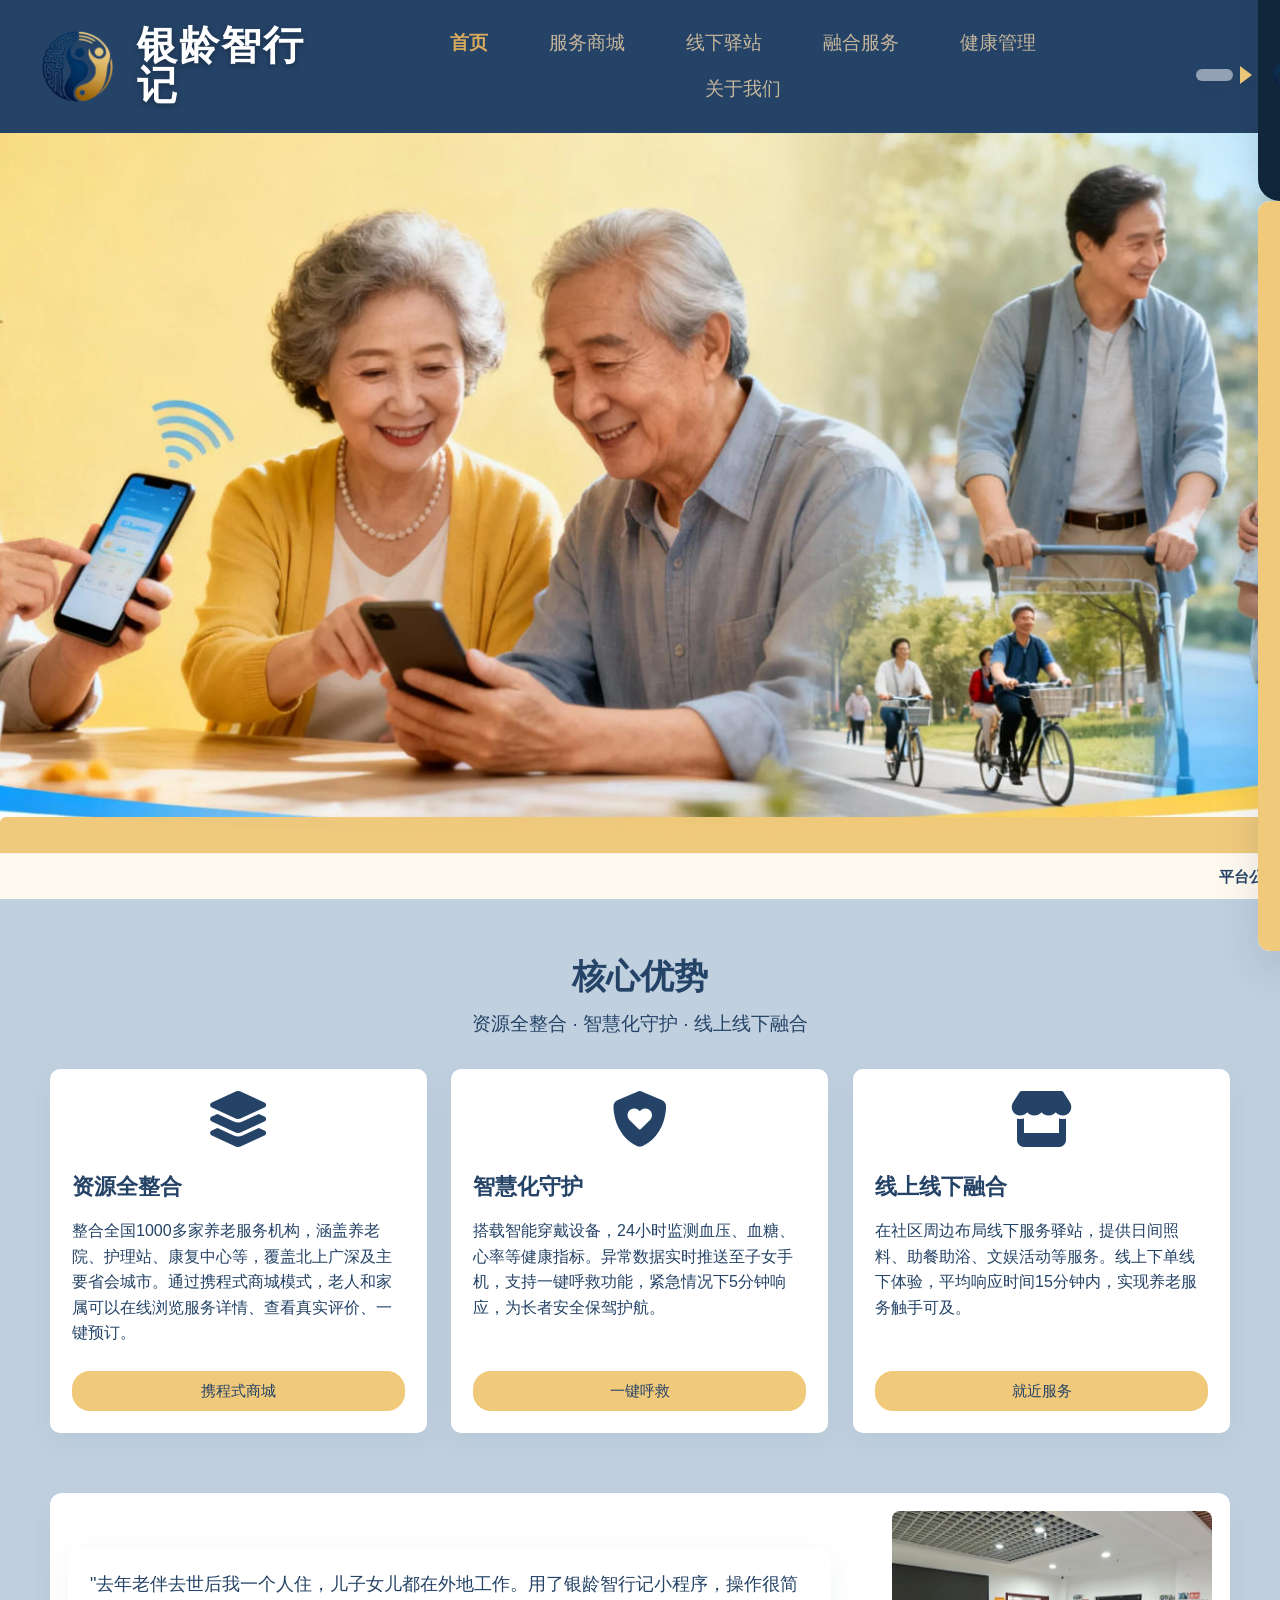
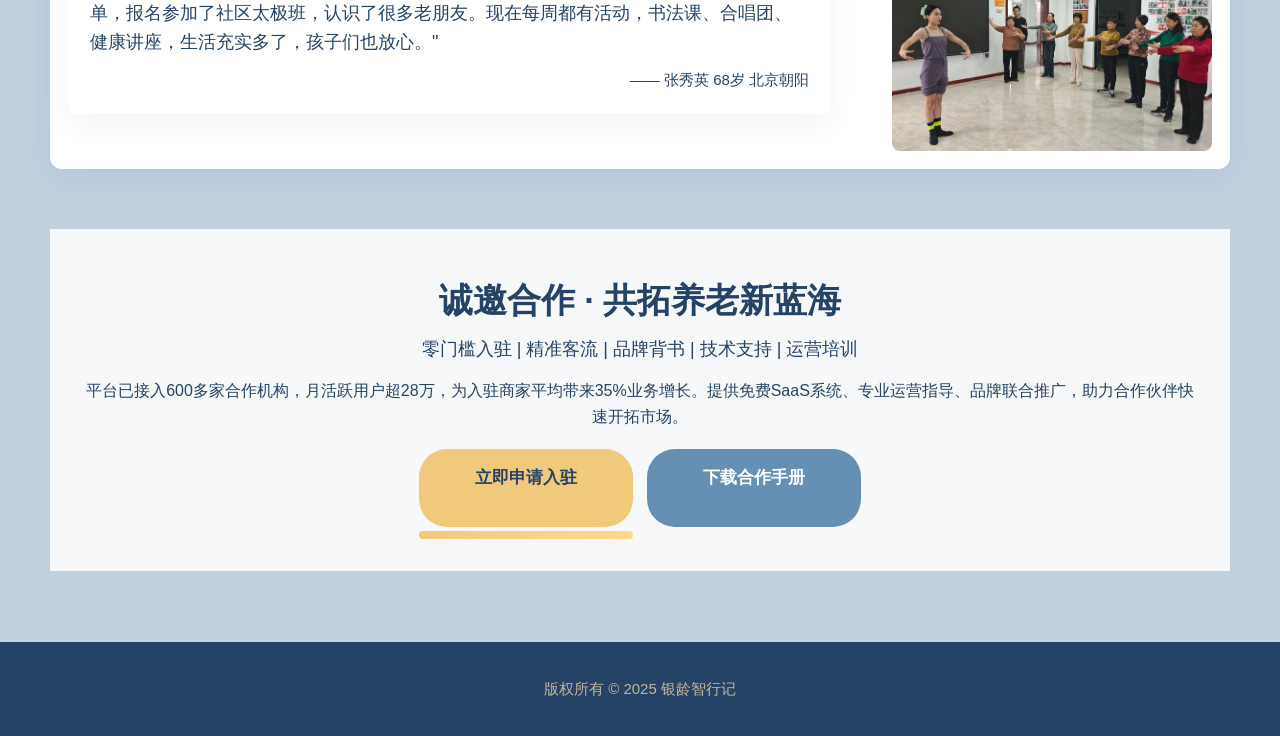
<file: index.html>
<!DOCTYPE html>
<html lang="zh-CN">
<head>
<meta charset="UTF-8">
<title>银龄智行记 - 首页</title>
<link rel="stylesheet" href="https://cdn.bootcdn.net/ajax/libs/font-awesome/6.5.1/css/all.min.css">
<link rel="stylesheet" href="./css/common.css">
<link rel="stylesheet" href="./css/index.css">
</head>
<body>
<div class="wrap">
  <div class="header">
    <div class="logo">
      <img src="./images/logo.png" alt="银龄智行记智慧养老服务平台官方标识图标">
      <div class="site-title">银龄智行记</div>
    </div>
    <div class="nav">
      <a class="on" href="index.html">首页</a>
      <a href="services.html">服务商城</a>
      <a href="stations.html">线下驿站</a>
      <a href="fusion.html">融合服务</a>
      <a href="health.html">健康管理</a>
      <a href="about.html">关于我们</a>
    </div>
  </div>

  <!-- 2. 主页全屏大图轮播（渐隐切换） -->
  <section class="quanping-lunbo banner--accent">
    <div class="lunbo-container">
      <div class="lunbo-item active" style="background-image: url('./images/home-banner.jpg');"></div>
      <div class="lunbo-item" style="background-image: url('./images/banner2.jpg');"></div>
      <div class="lunbo-item" style="background-image: url('./images/banner3.jpg');"></div>
    </div>
  </section>

  <!-- 主页顶部滚动通告：从右到左自动滚动，鼠标悬停可暂停 -->
  <div class="site-announcement" role="region" aria-label="网站通告">
    <div class="ann-wrap">
      <div class="ann-track">
        <span class="ann-item"><strong>平台公告：</strong>本周新增医养一体合作机构 36 家，覆盖更多社区服务点。</span>
        <span class="ann-item"><strong>合作招募：</strong>诚邀养老机构入驻，前 50 家可享免费 SaaS 支持与品牌推广。</span>
        <span class="ann-item"><strong>活动报名：</strong>线下驿站“长者文康周”活动报名中，周四截止，名额有限。</span>
        <span class="ann-item"><strong>用户福利：</strong>关注官方小程序，首次下单立享 8 折优惠及健康体检券。</span>
        <span class="ann-item"><strong>安全提示：</strong>请通过平台官方渠道预约服务，避免任何形式的线下预付定金风险。</span>
      </div>
    </div>
  </div>

  <div class="main">
    <div class="section-header">
      <h2>核心优势</h2>
      <p class="tips">资源全整合 · 智慧化守护 · 线上线下融合</p>
    </div>
    <div class="youshi">
      <div class="youshi-list">
        <div class="ys-item">
          <div class="icon"><i class="fa-solid fa-layer-group"></i></div>
          <h3>资源全整合</h3>
          <p>整合全国1000多家养老服务机构，涵盖养老院、护理站、康复中心等，覆盖北上广深及主要省会城市。通过携程式商城模式，老人和家属可以在线浏览服务详情、查看真实评价、一键预订。</p>
          <span class="tag" data-action="ctrip">携程式商城</span>
        </div>
        <div class="ys-item">
          <div class="icon"><i class="fa-solid fa-shield-heart"></i></div>
          <h3>智慧化守护</h3>
          <p>搭载智能穿戴设备，24小时监测血压、血糖、心率等健康指标。异常数据实时推送至子女手机，支持一键呼救功能，紧急情况下5分钟响应，为长者安全保驾护航。</p>
          <span class="tag" data-action="panic">一键呼救</span>
        </div>
        <div class="ys-item">
          <div class="icon"><i class="fa-solid fa-store"></i></div>
          <h3>线上线下融合</h3>
          <p>在社区周边布局线下服务驿站，提供日间照料、助餐助浴、文娱活动等服务。线上下单线下体验，平均响应时间15分钟内，实现养老服务触手可及。</p>
          <span class="tag" data-action="stations">就近服务</span>
        </div>
      </div>
    </div>

    <div class="pingjia">
        <div class="pj-wrap">
          <div class="pj-left">
            <div class="pj-box">
              <p>"去年老伴去世后我一个人住，儿子女儿都在外地工作。用了银龄智行记小程序，操作很简单，报名参加了社区太极班，认识了很多老朋友。现在每周都有活动，书法课、合唱团、健康讲座，生活充实多了，孩子们也放心。"</p>
              <div class="author">—— 张秀英 68岁 北京朝阳</div>
            </div>
          </div>
          <div class="pj-divider" aria-hidden="true"></div>
          <div class="pj-right">
            <img src="./images/home-user-photo.jpg" alt="银龄智行记用户张阿姨参加太极班活动现场照片">
          </div>
        </div>
    </div>

    <div class="hezuo">
      <h2>诚邀合作 · 共拓养老新蓝海</h2>
      <p class="desc">零门槛入驻 | 精准客流 | 品牌背书 | 技术支持 | 运营培训</p>
      <p class="intro">平台已接入600多家合作机构，月活跃用户超28万，为入驻商家平均带来35%业务增长。提供免费SaaS系统、专业运营指导、品牌联合推广，助力合作伙伴快速开拓市场。</p>
      <div class="btns">
        <a class="btn1" href="about.html">立即申请入驻</a>
        <a class="btn2" href="about.html">下载合作手册</a>
      </div>
    </div>
  </div>

  <div class="footer">
    版权所有 © 2025 银龄智行记
  </div>
</div>
<!-- 侧栏（覆盖式折叠） -->

<div id="site-sidebar" class="collapsed" aria-hidden="false">
  <div class="sidebar-collapsed" title="展开侧栏" aria-label="展开侧栏">
    <img class="sidebar-mini-logo" src="./images/logo.png" alt="logo">
  </div>
  <div class="sidebar-panel" role="complementary" aria-label="项目侧栏">
    <div class="panel-color" aria-hidden="true"></div>
    <div class="panel-content">
      <button class="sidebar-close" aria-label="关闭侧栏">✕</button>
      <div class="project-name">银龄智行记</div>
      <div class="slogan">让养老服务像订酒店一样简单</div>
      <div class="qr-row">
        <div class="flip-card" data-type="mini-program">
          <div class="flip-inner">
            <div class="flip-front">小程序</div>
            <div class="flip-back"><img src="./images/chengxv.png" alt="小程序二维码"></div>
          </div>
          <div class="qr-caption"></div>
        </div>
        <div class="flip-card" data-type="wechat">
          <div class="flip-inner">
            <div class="flip-front">公众号</div>
            <div class="flip-back"><img src="./images/erweima.jpg" alt="公众号二维码"></div>
          </div>
          <div class="qr-caption"></div>
        </div>
      </div>
      <div class="desc">银龄智行记是覆盖全国的智慧养老平台，整合线下驿站、在线预约与健康监测，为长者与家属提供一站式服务。</div>
    </div>
  </div>
</div>

<script src="./js/index.js"></script>
<script src="./js/quanping.js"></script>
<script src="./js/sidebar.js"></script>
<script src="./js/ui.js"></script>
</body>
</html>
</file>
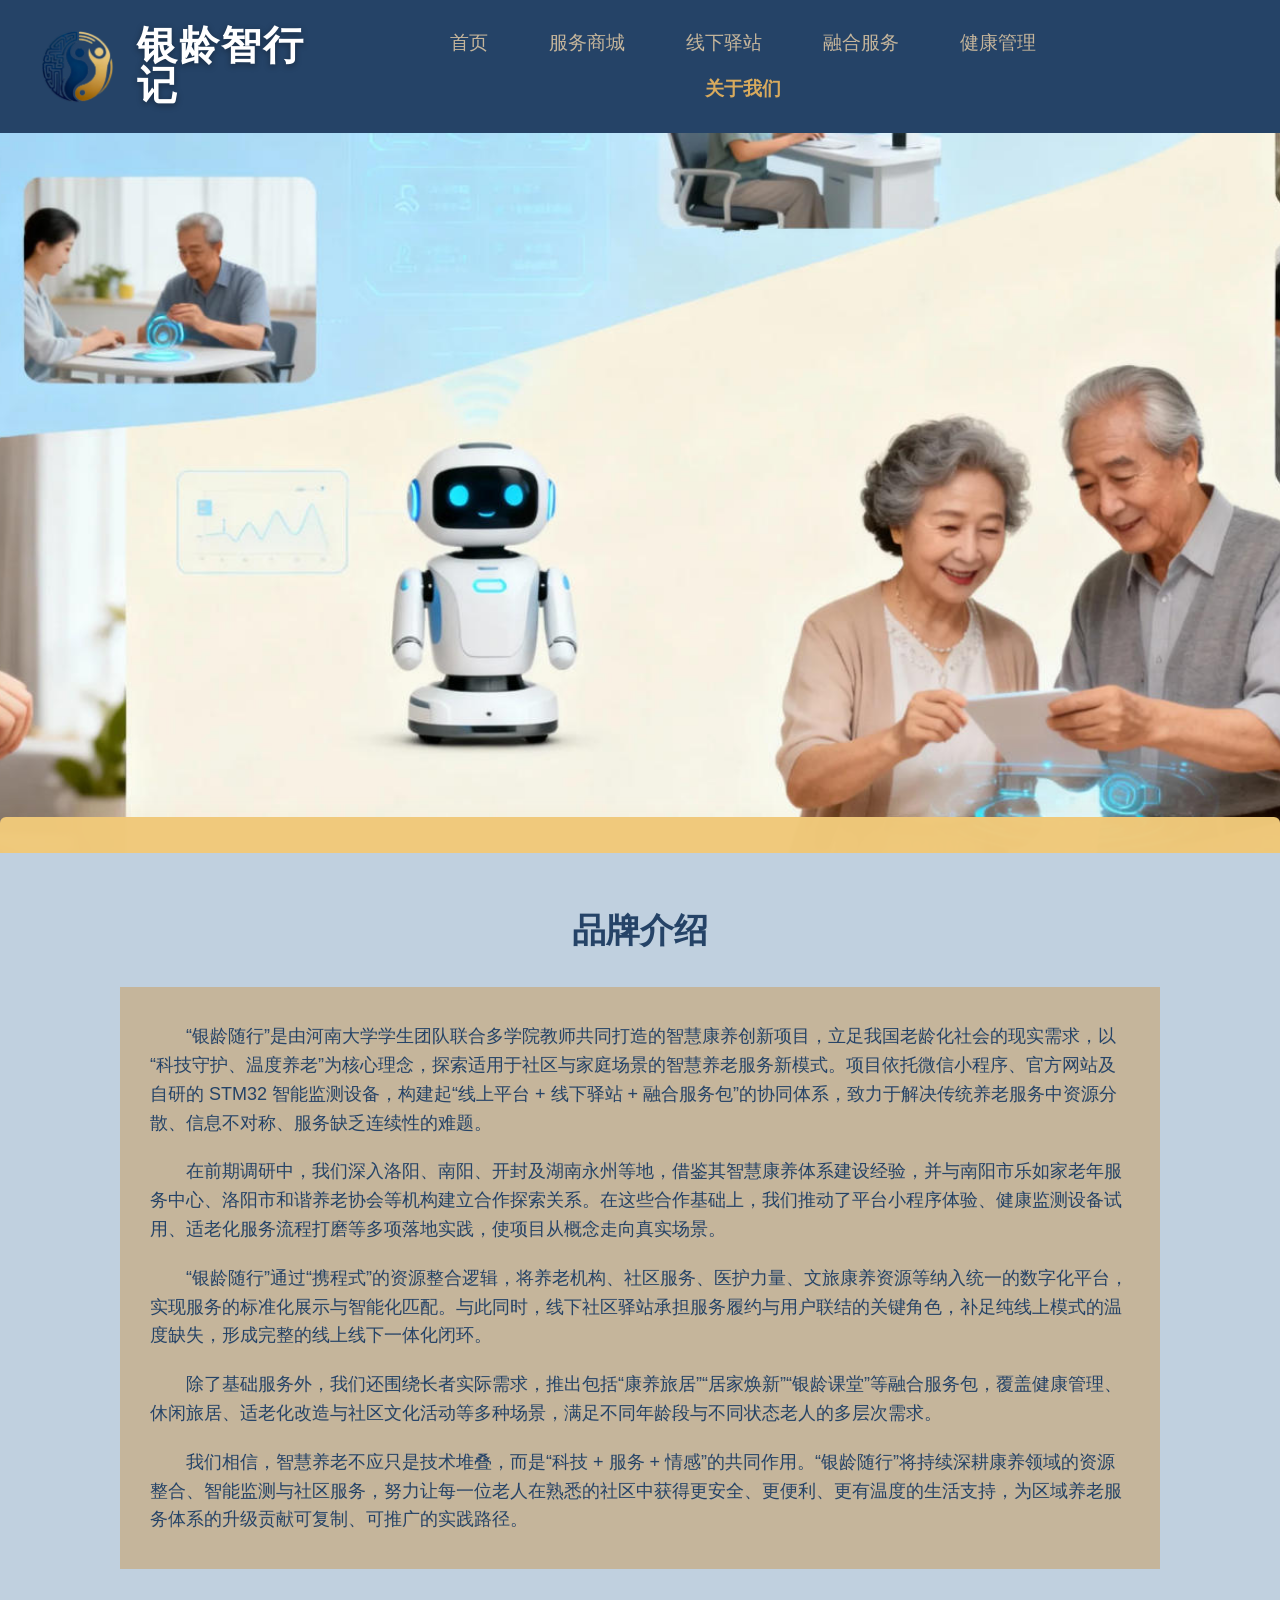
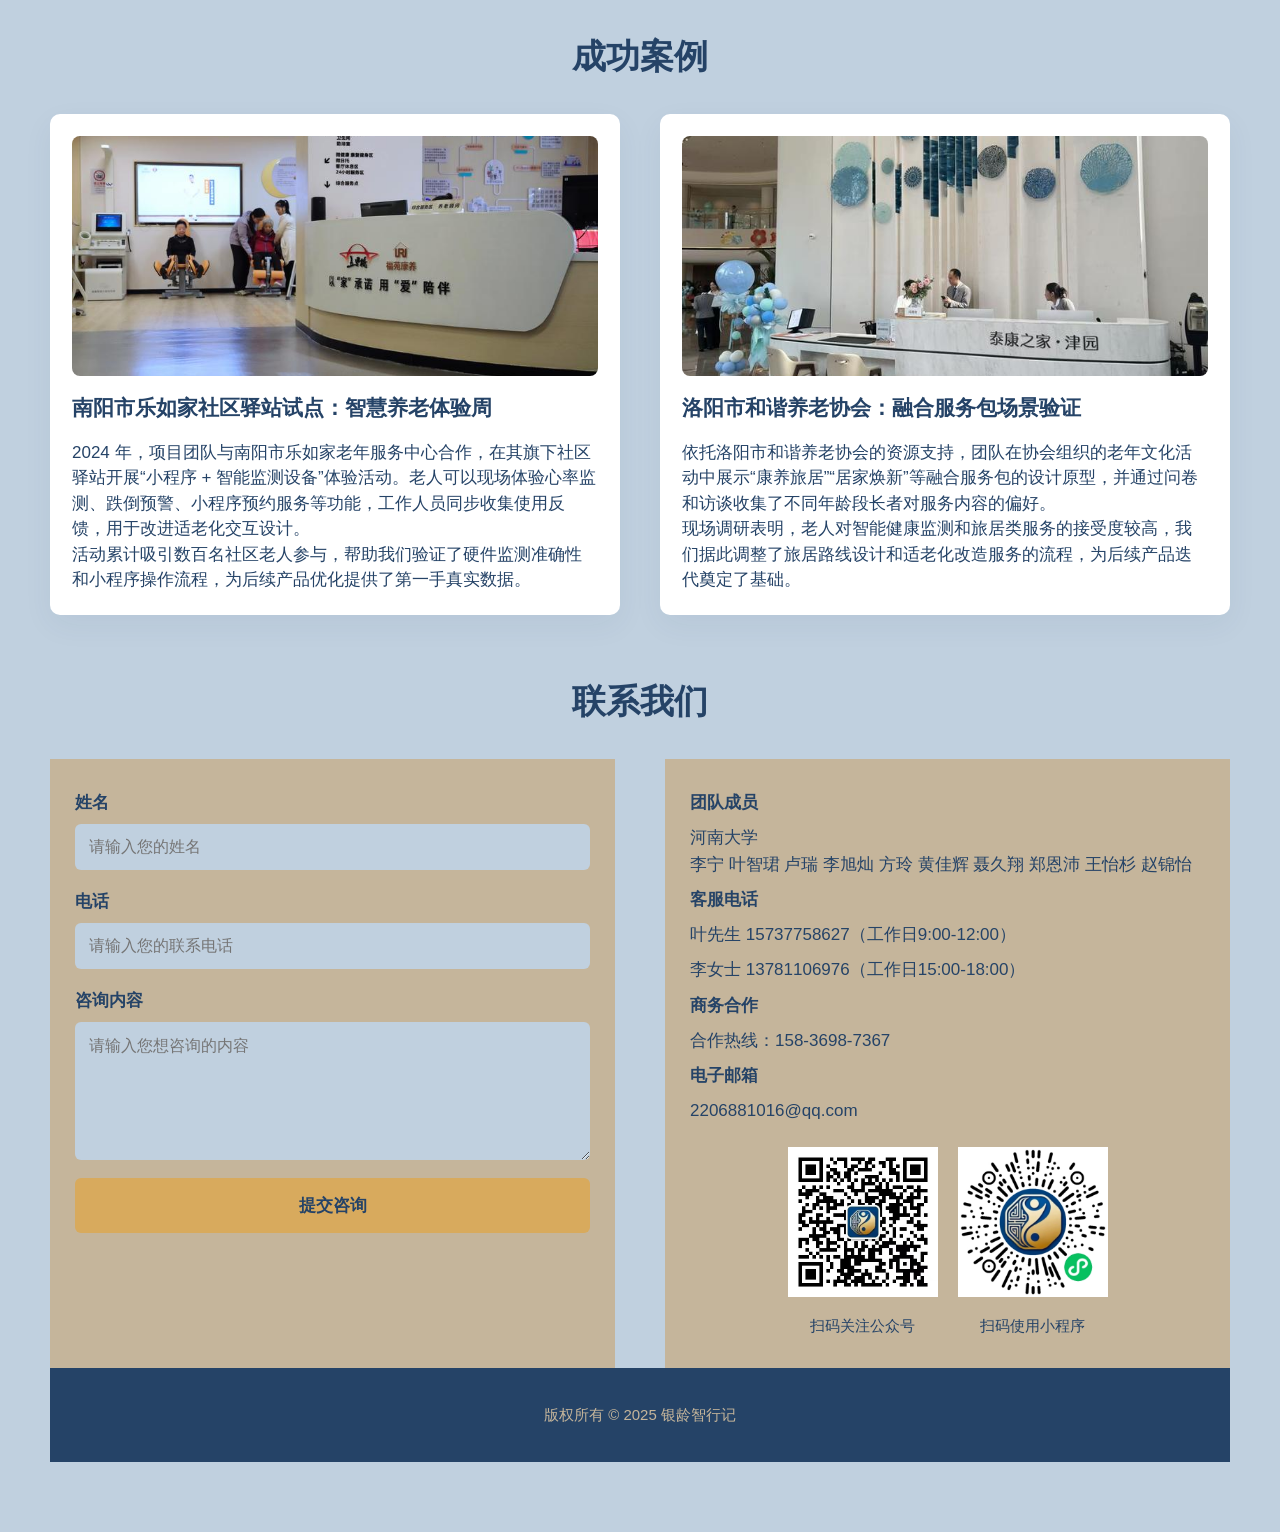
<file: about.html>
<!DOCTYPE html>
<html lang="zh-CN">
<head>
<meta charset="UTF-8">
<title>银龄智行记 - 关于我们</title>
<link rel="stylesheet" href="https://cdn.bootcdn.net/ajax/libs/font-awesome/6.5.1/css/all.min.css">
<link rel="stylesheet" href="./css/common.css">
<link rel="stylesheet" href="./css/about.css">
</head>
<body>
<div class="wrap">
  <div class="header">
    <div class="logo">
      <img src="./images/logo.png" alt="银龄智行记智慧养老服务平台官方标识图标">
      <div class="site-title">银龄智行记</div>
    </div>
    <div class="nav">
      <a href="index.html">首页</a>
      <a href="services.html">服务商城</a>
      <a href="stations.html">线下驿站</a>
      <a href="fusion.html">融合服务</a>
      <a href="health.html">健康管理</a>
      <a class="on" href="about.html">关于我们</a>
    </div>
  </div>

  <div class="banner banner--accent">
    <img src="./images/about-banner.jpg" alt="银龄智行记关于我们页面展示横幅大图">

  </div>

  <div class="main">
    <div class="jieshao">
      <h2>品牌介绍</h2>
      <div class="js-box">
        <p>“银龄随行”是由河南大学学生团队联合多学院教师共同打造的智慧康养创新项目，立足我国老龄化社会的现实需求，以“科技守护、温度养老”为核心理念，探索适用于社区与家庭场景的智慧养老服务新模式。项目依托微信小程序、官方网站及自研的 STM32 智能监测设备，构建起“线上平台 + 线下驿站 + 融合服务包”的协同体系，致力于解决传统养老服务中资源分散、信息不对称、服务缺乏连续性的难题。</p>
        <p>在前期调研中，我们深入洛阳、南阳、开封及湖南永州等地，借鉴其智慧康养体系建设经验，并与南阳市乐如家老年服务中心、洛阳市和谐养老协会等机构建立合作探索关系。在这些合作基础上，我们推动了平台小程序体验、健康监测设备试用、适老化服务流程打磨等多项落地实践，使项目从概念走向真实场景。</p>
        <p>“银龄随行”通过“携程式”的资源整合逻辑，将养老机构、社区服务、医护力量、文旅康养资源等纳入统一的数字化平台，实现服务的标准化展示与智能化匹配。与此同时，线下社区驿站承担服务履约与用户联结的关键角色，补足纯线上模式的温度缺失，形成完整的线上线下一体化闭环。</p>
     <p>除了基础服务外，我们还围绕长者实际需求，推出包括“康养旅居”“居家焕新”“银龄课堂”等融合服务包，覆盖健康管理、休闲旅居、适老化改造与社区文化活动等多种场景，满足不同年龄段与不同状态老人的多层次需求。</p>
    <p>我们相信，智慧养老不应只是技术堆叠，而是“科技 + 服务 + 情感”的共同作用。“银龄随行”将持续深耕康养领域的资源整合、智能监测与社区服务，努力让每一位老人在熟悉的社区中获得更安全、更便利、更有温度的生活支持，为区域养老服务体系的升级贡献可复制、可推广的实践路径。</p>
   </div>
    </div>

    <div class="anli2">
      <h2>成功案例</h2>
      <div class="anli-list">
        <div class="al-item">
          <img src="./images/about-case1.jpg" alt="南阳市乐如家社区驿站照片">
          <h3>南阳市乐如家社区驿站试点：智慧养老体验周</h3>
          <p>2024 年，项目团队与南阳市乐如家老年服务中心合作，在其旗下社区驿站开展“小程序 + 智能监测设备”体验活动。老人可以现场体验心率监测、跌倒预警、小程序预约服务等功能，工作人员同步收集使用反馈，用于改进适老化交互设计。</p>
          <p>活动累计吸引数百名社区老人参与，帮助我们验证了硬件监测准确性和小程序操作流程，为后续产品优化提供了第一手真实数据。</p>
        </div>
        <div class="al-item">
          <img src="./images/about-case2.jpg" alt="洛阳市和谐养老协会照片">
          <h3>洛阳市和谐养老协会：融合服务包场景验证</h3>
          <p>依托洛阳市和谐养老协会的资源支持，团队在协会组织的老年文化活动中展示“康养旅居”“居家焕新”等融合服务包的设计原型，并通过问卷和访谈收集了不同年龄段长者对服务内容的偏好。</p>
<p>现场调研表明，老人对智能健康监测和旅居类服务的接受度较高，我们据此调整了旅居路线设计和适老化改造服务的流程，为后续产品迭代奠定了基础。</p>
        </div>
      </div>
    </div>

    <div class="lianxi">
      <h2>联系我们</h2>
      <div class="lx-wrap">
        <div class="lx-left">
          <form class="form">
            <div class="input-group">
              <label>姓名</label>
              <input type="text" placeholder="请输入您的姓名">
            </div>
            <div class="input-group">
              <label>电话</label>
              <input type="text" placeholder="请输入您的联系电话">
            </div>
            <div class="input-group">
              <label>咨询内容</label>
              <textarea placeholder="请输入您想咨询的内容"></textarea>
            </div>
            <div class="submit">提交咨询</div>
          </form>
        </div>
        <div class="lx-right">
          <div class="info-item">
            <div class="label">团队成员</div>
            <div class="value">河南大学
              <div class="value">李宁&nbsp;叶智珺&nbsp;卢瑞&nbsp;李旭灿&nbsp;方玲&nbsp;黄佳辉&nbsp;聂久翔&nbsp;郑恩沛&nbsp;王怡杉&nbsp;赵锦怡</div>
          </div>
          <div class="info-item">
            <div class="label">客服电话</div>
            <div class="value">叶先生 15737758627（工作日9:00-12:00）</div>
            <div class="value">李女士 13781106976（工作日15:00-18:00）</div>
          </div>
          <div class="info-item">
            <div class="label">商务合作</div>
            <div class="value">合作热线：158-3698-7367</div>
          </div>
          <div class="info-item">
            <div class="label">电子邮箱</div>
            <div class="value">2206881016@qq.com</div>
          </div>
          <div class="qr-row">
            <div class="qr">
              <img src="./images/erweima.jpg" alt="银龄智行记官方公众号二维码扫码关注">
              <p>扫码关注公众号</p>
            </div>
            <div class="qr">
              <img src="./images/chengxv.png" alt="银龄智行记小程序二维码扫码使用小程序">
              <p>扫码使用小程序</p>
            </div>
          </div>
        </div>
      </div>
    </div>
  </div>

  <div class="footer">
    版权所有 © 2025 银龄智行记
  </div>
</div>
<script src="./js/ui.js"></script>
</body>
</html>
</file>
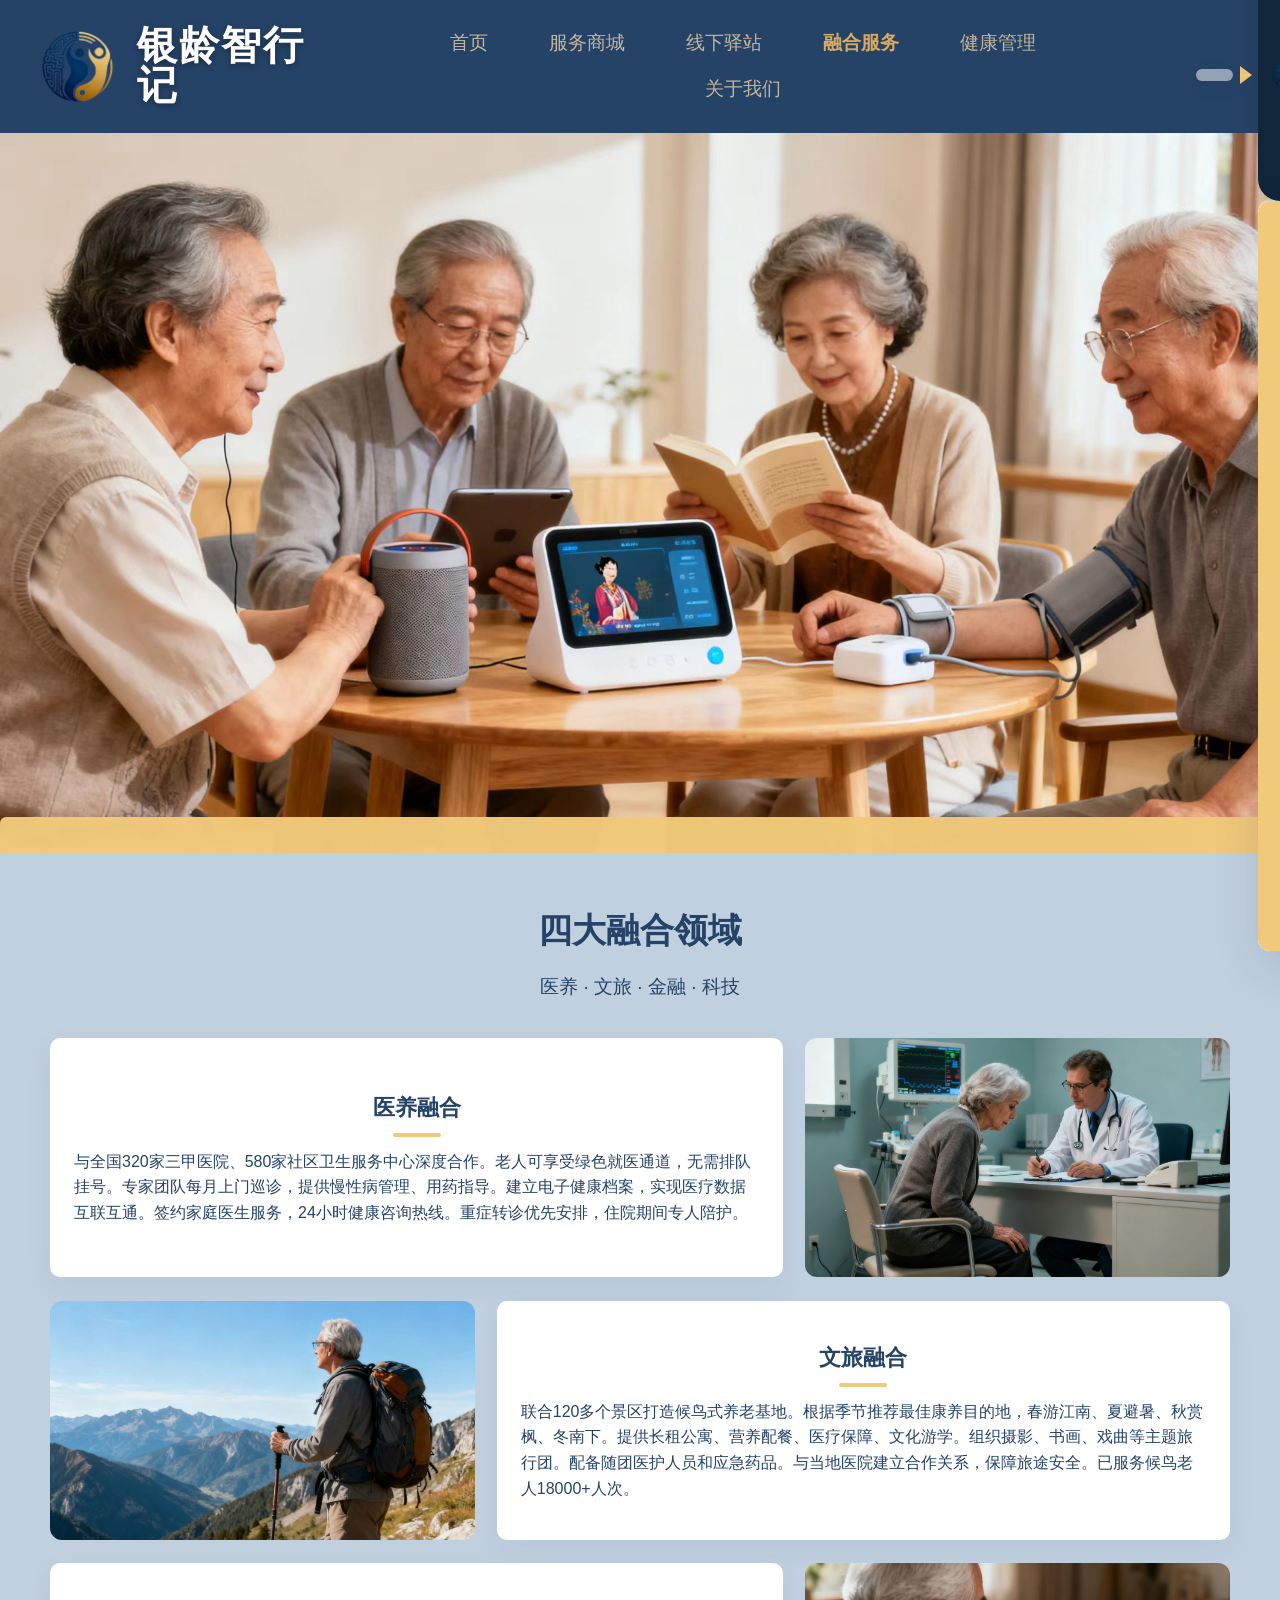
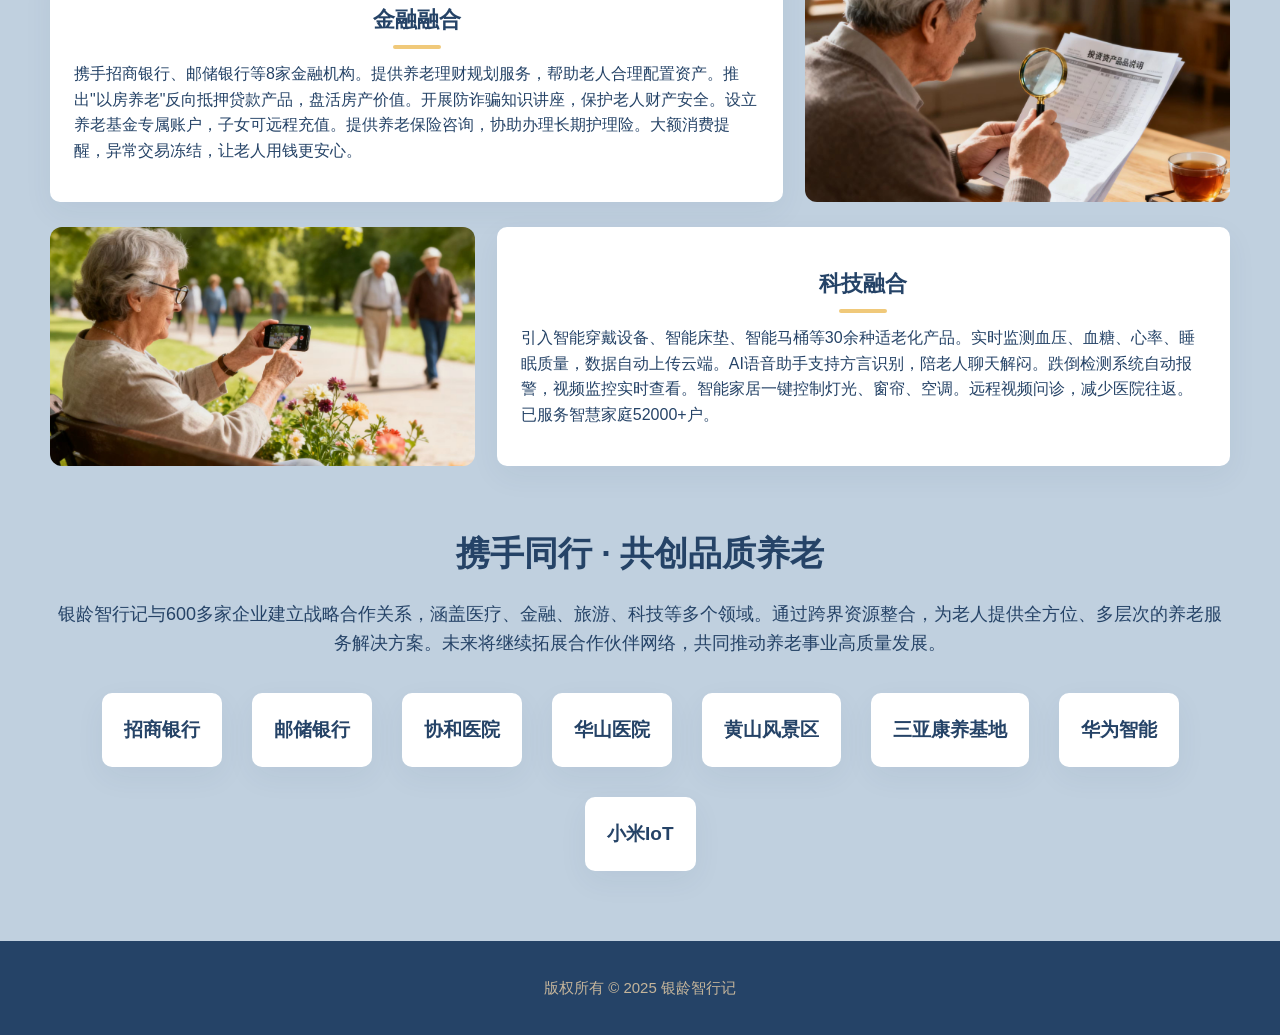
<file: fusion.html>
<!DOCTYPE html>
<html lang="zh-CN">
<head>
<meta charset="UTF-8">
<title>银龄智行记 - 融合服务</title>
<link rel="stylesheet" href="https://cdn.bootcdn.net/ajax/libs/font-awesome/6.5.1/css/all.min.css">
<link rel="stylesheet" href="./css/common.css">
<link rel="stylesheet" href="./css/fusion.css">
</head>
<body>
<div class="wrap">
  <div class="header">
    <div class="logo">
      <img src="./images/logo.png" alt="银龄智行记智慧养老服务平台官方标识图标">
      <div class="site-title">银龄智行记</div>
    </div>
    <div class="nav">
      <a href="index.html">首页</a>
      <a href="services.html">服务商城</a>
      <a href="stations.html">线下驿站</a>
      <a class="on" href="fusion.html">融合服务</a>
      <a href="health.html">健康管理</a>
      <a href="about.html">关于我们</a>
    </div>
  </div>

  <div class="banner banner--accent">
    <img src="./images/fusion-banner.jpg" alt="银龄智行记融合服务页面展示横幅大图">

  </div>

  <div class="main">
    <div class="ronghe">
      <h2>四大融合领域</h2>
      <p class="tips">医养 · 文旅 · 金融 · 科技</p>
      <div class="rh-list">
        <div class="rh-row reveal-card interactive-card">
          <div class="rh-text">
            <h3>医养融合</h3>
            <p>与全国320家三甲医院、580家社区卫生服务中心深度合作。老人可享受绿色就医通道，无需排队挂号。专家团队每月上门巡诊，提供慢性病管理、用药指导。建立电子健康档案，实现医疗数据互联互通。签约家庭医生服务，24小时健康咨询热线。重症转诊优先安排，住院期间专人陪护。</p>
          </div>
          <div class="rh-figure">
            <img src="./images/ronghe1.png" alt="医养融合图示">
          </div>
        </div>

        <div class="rh-row reveal-card interactive-card">
          <div class="rh-text">
            <h3>文旅融合</h3>
            <p>联合120多个景区打造候鸟式养老基地。根据季节推荐最佳康养目的地，春游江南、夏避暑、秋赏枫、冬南下。提供长租公寓、营养配餐、医疗保障、文化游学。组织摄影、书画、戏曲等主题旅行团。配备随团医护人员和应急药品。与当地医院建立合作关系，保障旅途安全。已服务候鸟老人18000+人次。</p>
          </div>
          <div class="rh-figure">
            <img src="./images/ronghe2.jpg" alt="文旅融合图示">
          </div>
        </div>

        <div class="rh-row reveal-card interactive-card">
          <div class="rh-text">
            <h3>金融融合</h3>
            <p>携手招商银行、邮储银行等8家金融机构。提供养老理财规划服务，帮助老人合理配置资产。推出"以房养老"反向抵押贷款产品，盘活房产价值。开展防诈骗知识讲座，保护老人财产安全。设立养老基金专属账户，子女可远程充值。提供养老保险咨询，协助办理长期护理险。大额消费提醒，异常交易冻结，让老人用钱更安心。</p>
          </div>
          <div class="rh-figure">
            <img src="./images/ronghe3.jpg" alt="金融融合图示">
          </div>
        </div>

        <div class="rh-row reveal-card interactive-card">
          <div class="rh-text">
            <h3>科技融合</h3>
            <p>引入智能穿戴设备、智能床垫、智能马桶等30余种适老化产品。实时监测血压、血糖、心率、睡眠质量，数据自动上传云端。AI语音助手支持方言识别，陪老人聊天解闷。跌倒检测系统自动报警，视频监控实时查看。智能家居一键控制灯光、窗帘、空调。远程视频问诊，减少医院往返。已服务智慧家庭52000+户。</p>
          </div>
          <div class="rh-figure">
            <img src="./images/ronghe4.jpg" alt="科技融合图示">
          </div>
        </div>
      </div>
    </div>

    <div class="huoban">
      <h2>携手同行 · 共创品质养老</h2>
      <p class="jieshao">银龄智行记与600多家企业建立战略合作关系，涵盖医疗、金融、旅游、科技等多个领域。通过跨界资源整合，为老人提供全方位、多层次的养老服务解决方案。未来将继续拓展合作伙伴网络，共同推动养老事业高质量发展。</p>
      <div class="hb-list">
        <a class="hb-item" href="https://www.cmbchina.com" target="_blank" rel="noopener noreferrer">招商银行</a>
        <a class="hb-item" href="https://www.psbc.com" target="_blank" rel="noopener noreferrer">邮储银行</a>
        <a class="hb-item" href="https://www.pumch.cn" target="_blank" rel="noopener noreferrer">协和医院</a>
        <a class="hb-item" href="https://www.huashan.org.cn" target="_blank" rel="noopener noreferrer">华山医院</a>
        <a class="hb-item" href="https://www.huangshan.com.cn" target="_blank" rel="noopener noreferrer">黄山风景区</a>
        <a class="hb-item" href="https://www.visitsanya.com" target="_blank" rel="noopener noreferrer">三亚康养基地</a>
        <a class="hb-item" href="https://www.huawei.com" target="_blank" rel="noopener noreferrer">华为智能</a>
        <a class="hb-item" href="https://iot.mi.com" target="_blank" rel="noopener noreferrer">小米IoT</a>
      </div>
    </div>
  </div>

  <div class="footer">
    版权所有 © 2025 银龄智行记
  </div>
</div>
<!-- 侧栏（覆盖式折叠） -->

<div id="site-sidebar" class="collapsed" aria-hidden="false">
  <div class="sidebar-collapsed" title="展开侧栏" aria-label="展开侧栏">
    <img class="sidebar-mini-logo" src="./images/logo.png" alt="logo">
  </div>
  <div class="sidebar-panel" role="complementary" aria-label="项目侧栏">
    <div class="panel-color" aria-hidden="true"></div>
    <div class="panel-content">
      <button class="sidebar-close" aria-label="关闭侧栏">✕</button>
      <div class="project-name">银龄智行记</div>
      <div class="slogan">让养老服务像订酒店一样简单</div>
      <div class="qr-row">
        <div class="flip-card" data-type="mini-program">
          <div class="flip-inner">
            <div class="flip-front">小程序</div>
            <div class="flip-back"><img src="./images/chengxv.png" alt="小程序二维码"></div>
          </div>
          <div class="qr-caption"></div>
        </div>
        <div class="flip-card" data-type="wechat">
          <div class="flip-inner">
            <div class="flip-front">公众号</div>
            <div class="flip-back"><img src="./images/erweima.jpg" alt="公众号二维码"></div>
          </div>
          <div class="qr-caption"></div>
        </div>
      </div>
      <div class="desc">银龄智行记是覆盖全国的智慧养老平台，整合线下驿站、在线预约与健康监测，为长者与家属提供一站式服务。</div>
    </div>
  </div>
</div>

<script src="./js/ui.js"></script>
<script src="./js/sidebar.js"></script>
</body>
</html>
</file>
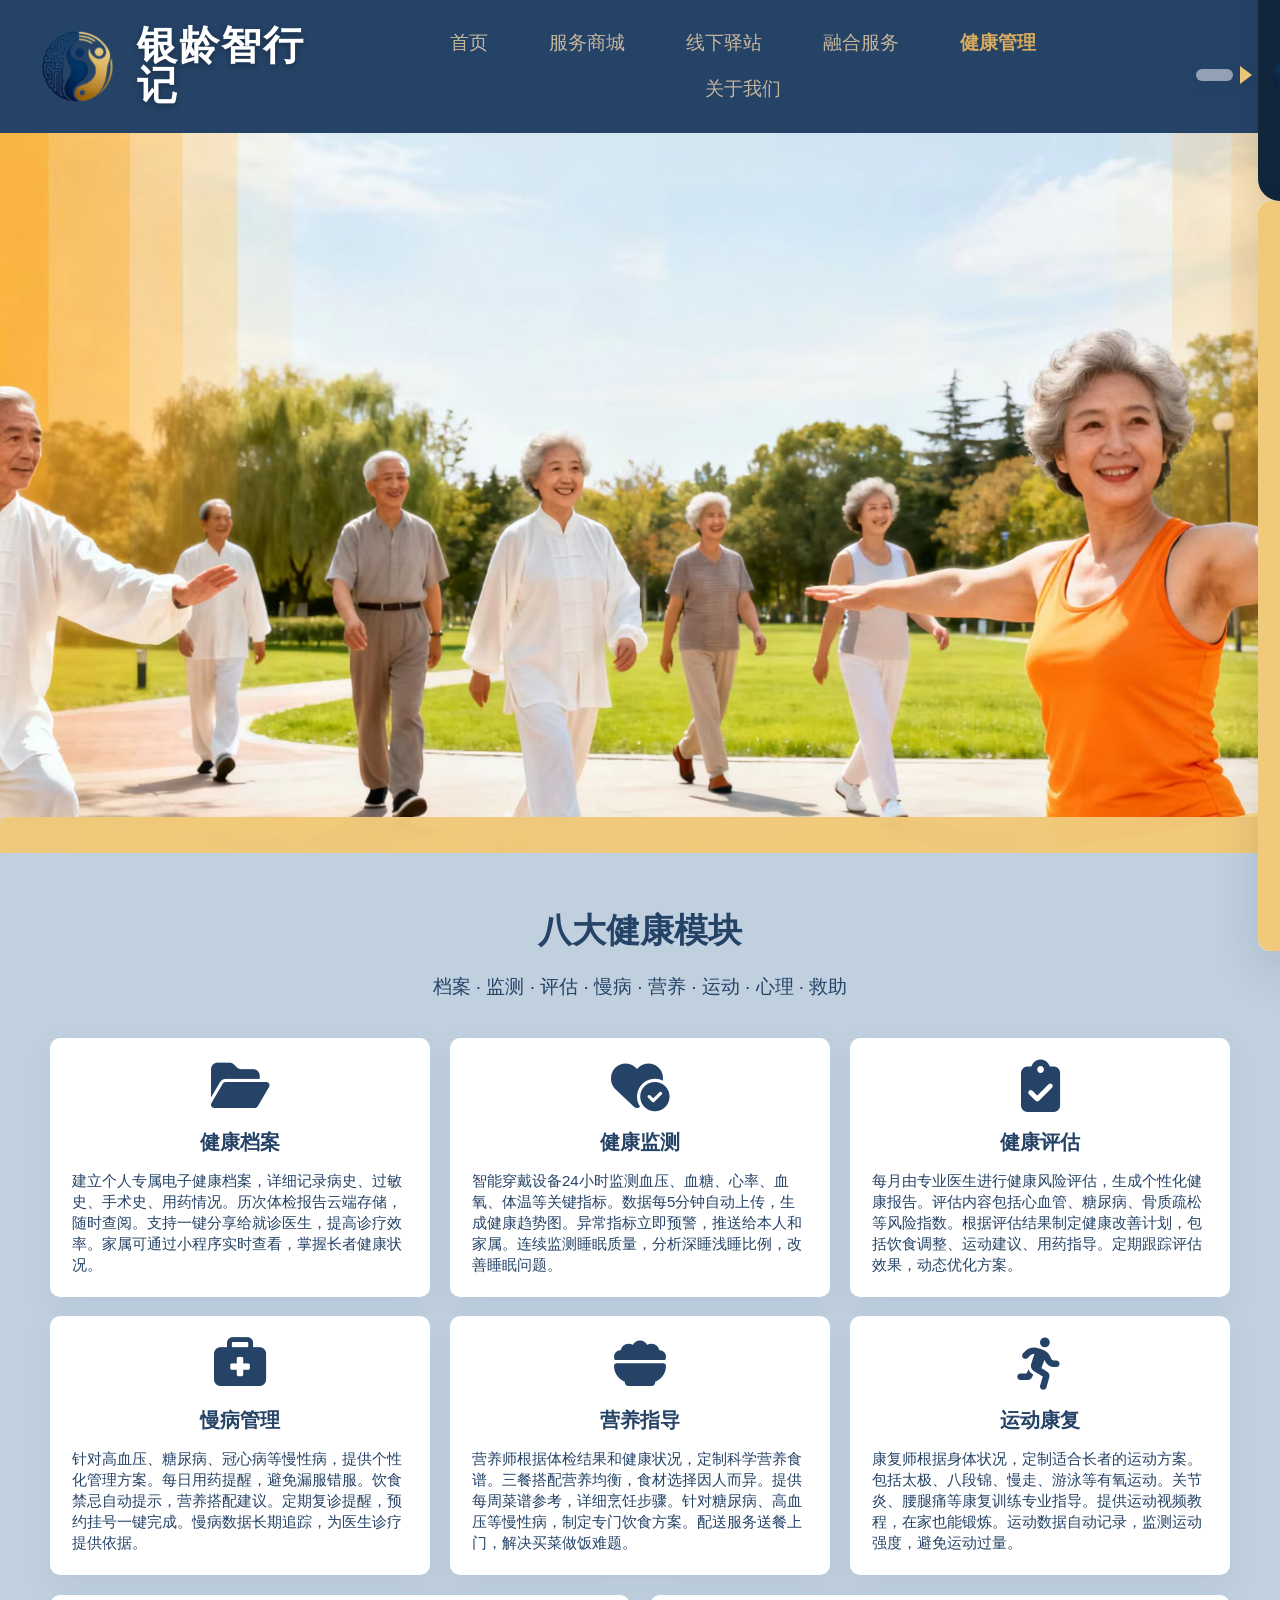
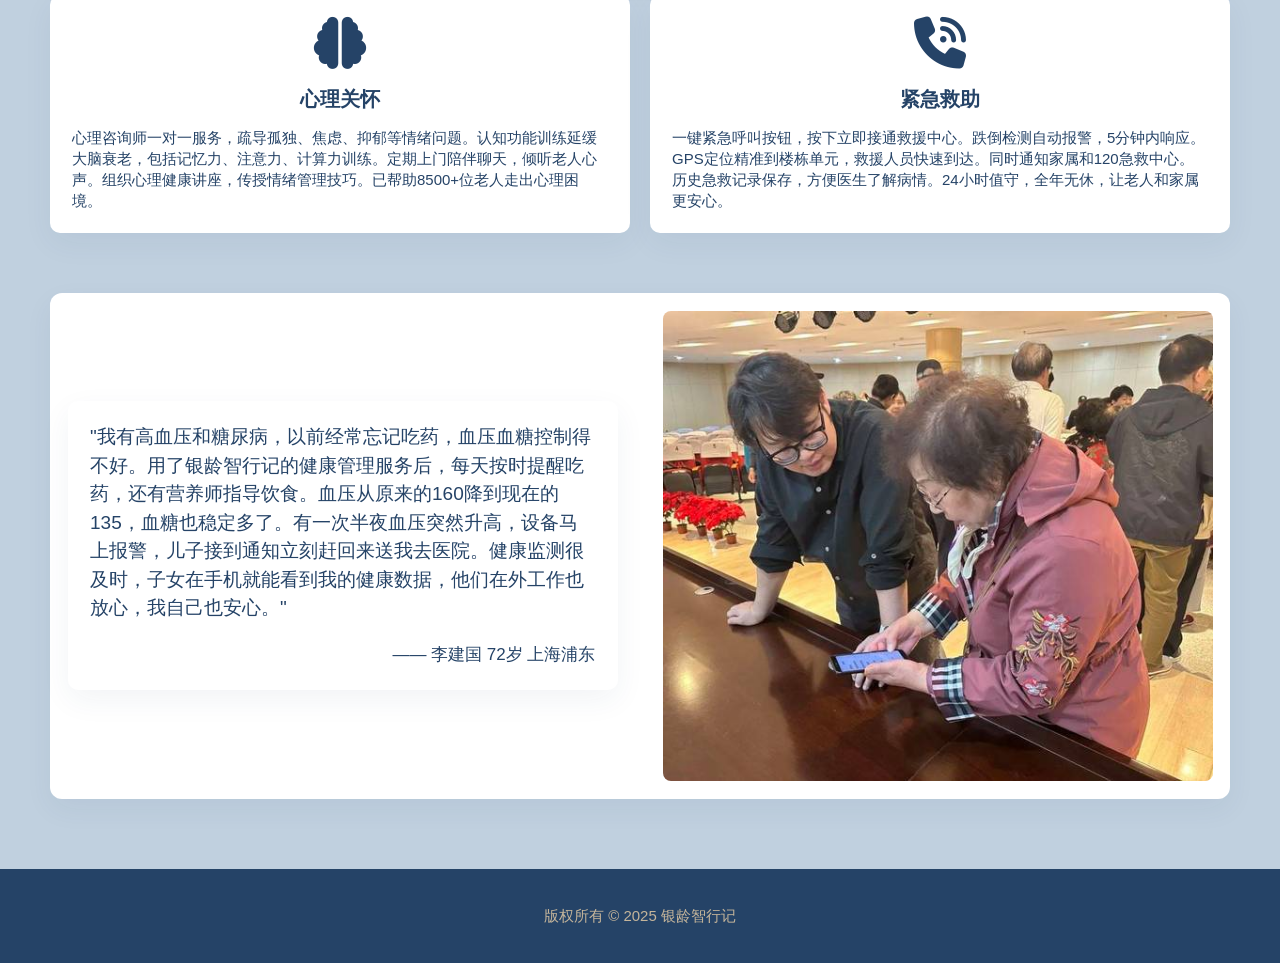
<file: health.html>
<!DOCTYPE html>
<html lang="zh-CN">
<head>
<meta charset="UTF-8">
<title>银龄智行记 - 健康管理</title>
<link rel="stylesheet" href="https://cdn.bootcdn.net/ajax/libs/font-awesome/6.5.1/css/all.min.css">
<link rel="stylesheet" href="./css/common.css">
<link rel="stylesheet" href="./css/health.css">
</head>
<body>
<div class="wrap">
  <div class="header">
    <div class="logo">
      <img src="./images/logo.png" alt="银龄智行记智慧养老服务平台官方标识图标">
      <div class="site-title">银龄智行记</div>
    </div>
    <div class="nav">
      <a href="index.html">首页</a>
      <a href="services.html">服务商城</a>
      <a href="stations.html">线下驿站</a>
      <a href="fusion.html">融合服务</a>
      <a class="on" href="health.html">健康管理</a>
      <a href="about.html">关于我们</a>
    </div>
  </div>

  <div class="banner banner--accent">
    <img src="./images/health-banner.jpg" alt="银龄智行记健康管理页面展示横幅大图">

  </div>

  <div class="main">
    <div class="jiankang">
      <h2>八大健康模块</h2>
      <p class="tips">档案 · 监测 · 评估 · 慢病 · 营养 · 运动 · 心理 · 救助</p>
      <div class="jk-list">
        <div class="jk-item">
          <div class="icon"><i class="fa-solid fa-folder-open"></i></div>
          <h3>健康档案</h3>
          <p>建立个人专属电子健康档案，详细记录病史、过敏史、手术史、用药情况。历次体检报告云端存储，随时查阅。支持一键分享给就诊医生，提高诊疗效率。家属可通过小程序实时查看，掌握长者健康状况。</p>
        </div>
        <div class="jk-item">
          <div class="icon"><i class="fa-solid fa-heart-circle-check"></i></div>
          <h3>健康监测</h3>
          <p>智能穿戴设备24小时监测血压、血糖、心率、血氧、体温等关键指标。数据每5分钟自动上传，生成健康趋势图。异常指标立即预警，推送给本人和家属。连续监测睡眠质量，分析深睡浅睡比例，改善睡眠问题。</p>
        </div>
        <div class="jk-item">
          <div class="icon"><i class="fa-solid fa-clipboard-check"></i></div>
          <h3>健康评估</h3>
          <p>每月由专业医生进行健康风险评估，生成个性化健康报告。评估内容包括心血管、糖尿病、骨质疏松等风险指数。根据评估结果制定健康改善计划，包括饮食调整、运动建议、用药指导。定期跟踪评估效果，动态优化方案。</p>
        </div>
        <div class="jk-item">
          <div class="icon"><i class="fa-solid fa-briefcase-medical"></i></div>
          <h3>慢病管理</h3>
          <p>针对高血压、糖尿病、冠心病等慢性病，提供个性化管理方案。每日用药提醒，避免漏服错服。饮食禁忌自动提示，营养搭配建议。定期复诊提醒，预约挂号一键完成。慢病数据长期追踪，为医生诊疗提供依据。</p>
        </div>
        <div class="jk-item">
          <div class="icon"><i class="fa-solid fa-bowl-food"></i></div>
          <h3>营养指导</h3>
          <p>营养师根据体检结果和健康状况，定制科学营养食谱。三餐搭配营养均衡，食材选择因人而异。提供每周菜谱参考，详细烹饪步骤。针对糖尿病、高血压等慢性病，制定专门饮食方案。配送服务送餐上门，解决买菜做饭难题。</p>
        </div>
        <div class="jk-item">
          <div class="icon"><i class="fa-solid fa-person-running"></i></div>
          <h3>运动康复</h3>
          <p>康复师根据身体状况，定制适合长者的运动方案。包括太极、八段锦、慢走、游泳等有氧运动。关节炎、腰腿痛等康复训练专业指导。提供运动视频教程，在家也能锻炼。运动数据自动记录，监测运动强度，避免运动过量。</p>
        </div>
        <div class="jk-item">
          <div class="icon"><i class="fa-solid fa-brain"></i></div>
          <h3>心理关怀</h3>
          <p>心理咨询师一对一服务，疏导孤独、焦虑、抑郁等情绪问题。认知功能训练延缓大脑衰老，包括记忆力、注意力、计算力训练。定期上门陪伴聊天，倾听老人心声。组织心理健康讲座，传授情绪管理技巧。已帮助8500+位老人走出心理困境。</p>
        </div>
        <div class="jk-item">
          <div class="icon"><i class="fa-solid fa-phone-volume"></i></div>
          <h3>紧急救助</h3>
          <p>一键紧急呼叫按钮，按下立即接通救援中心。跌倒检测自动报警，5分钟内响应。GPS定位精准到楼栋单元，救援人员快速到达。同时通知家属和120急救中心。历史急救记录保存，方便医生了解病情。24小时值守，全年无休，让老人和家属更安心。</p>
        </div>
      </div>
    </div>

    <div class="pingjia2">
      <div class="pj-left">
        <div class="pj-box">
          <p>"我有高血压和糖尿病，以前经常忘记吃药，血压血糖控制得不好。用了银龄智行记的健康管理服务后，每天按时提醒吃药，还有营养师指导饮食。血压从原来的160降到现在的135，血糖也稳定多了。有一次半夜血压突然升高，设备马上报警，儿子接到通知立刻赶回来送我去医院。健康监测很及时，子女在手机就能看到我的健康数据，他们在外工作也放心，我自己也安心。"</p>
          <div class="author">—— 李建国 72岁 上海浦东</div>
        </div>
      </div>
      <div class="pj-right">
        <img src="./images/health-user-photo.jpg" alt="银龄智行记用户李大爷使用健康监测设备照片">
      </div>
    </div>
  </div>

  <div class="footer">
    版权所有 © 2025 银龄智行记
  </div>
</div>
<!-- 侧栏（覆盖式折叠） -->

<div id="site-sidebar" class="collapsed" aria-hidden="false">
  <div class="sidebar-collapsed" title="展开侧栏" aria-label="展开侧栏">
    <img class="sidebar-mini-logo" src="./images/logo.png" alt="logo">
  </div>
  <div class="sidebar-panel" role="complementary" aria-label="项目侧栏">
    <div class="panel-color" aria-hidden="true"></div>
    <div class="panel-content">
      <button class="sidebar-close" aria-label="关闭侧栏">✕</button>
      <div class="project-name">银龄智行记</div>
      <div class="slogan">让养老服务像订酒店一样简单</div>
      <div class="qr-row">
        <div class="flip-card" data-type="mini-program">
          <div class="flip-inner">
            <div class="flip-front">小程序</div>
            <div class="flip-back"><img src="./images/chengxv.png" alt="小程序二维码"></div>
          </div>
          <div class="qr-caption"></div>
        </div>
        <div class="flip-card" data-type="wechat">
          <div class="flip-inner">
            <div class="flip-front">公众号</div>
            <div class="flip-back"><img src="./images/erweima.jpg" alt="公众号二维码"></div>
          </div>
          <div class="qr-caption"></div>
        </div>
      </div>
      <div class="desc">银龄智行记是覆盖全国的智慧养老平台，整合线下驿站、在线预约与健康监测，为长者与家属提供一站式服务。</div>
    </div>
  </div>
</div>

<script src="./js/ui.js"></script>
<script src="./js/sidebar.js"></script>
</body>
</html>
</file>
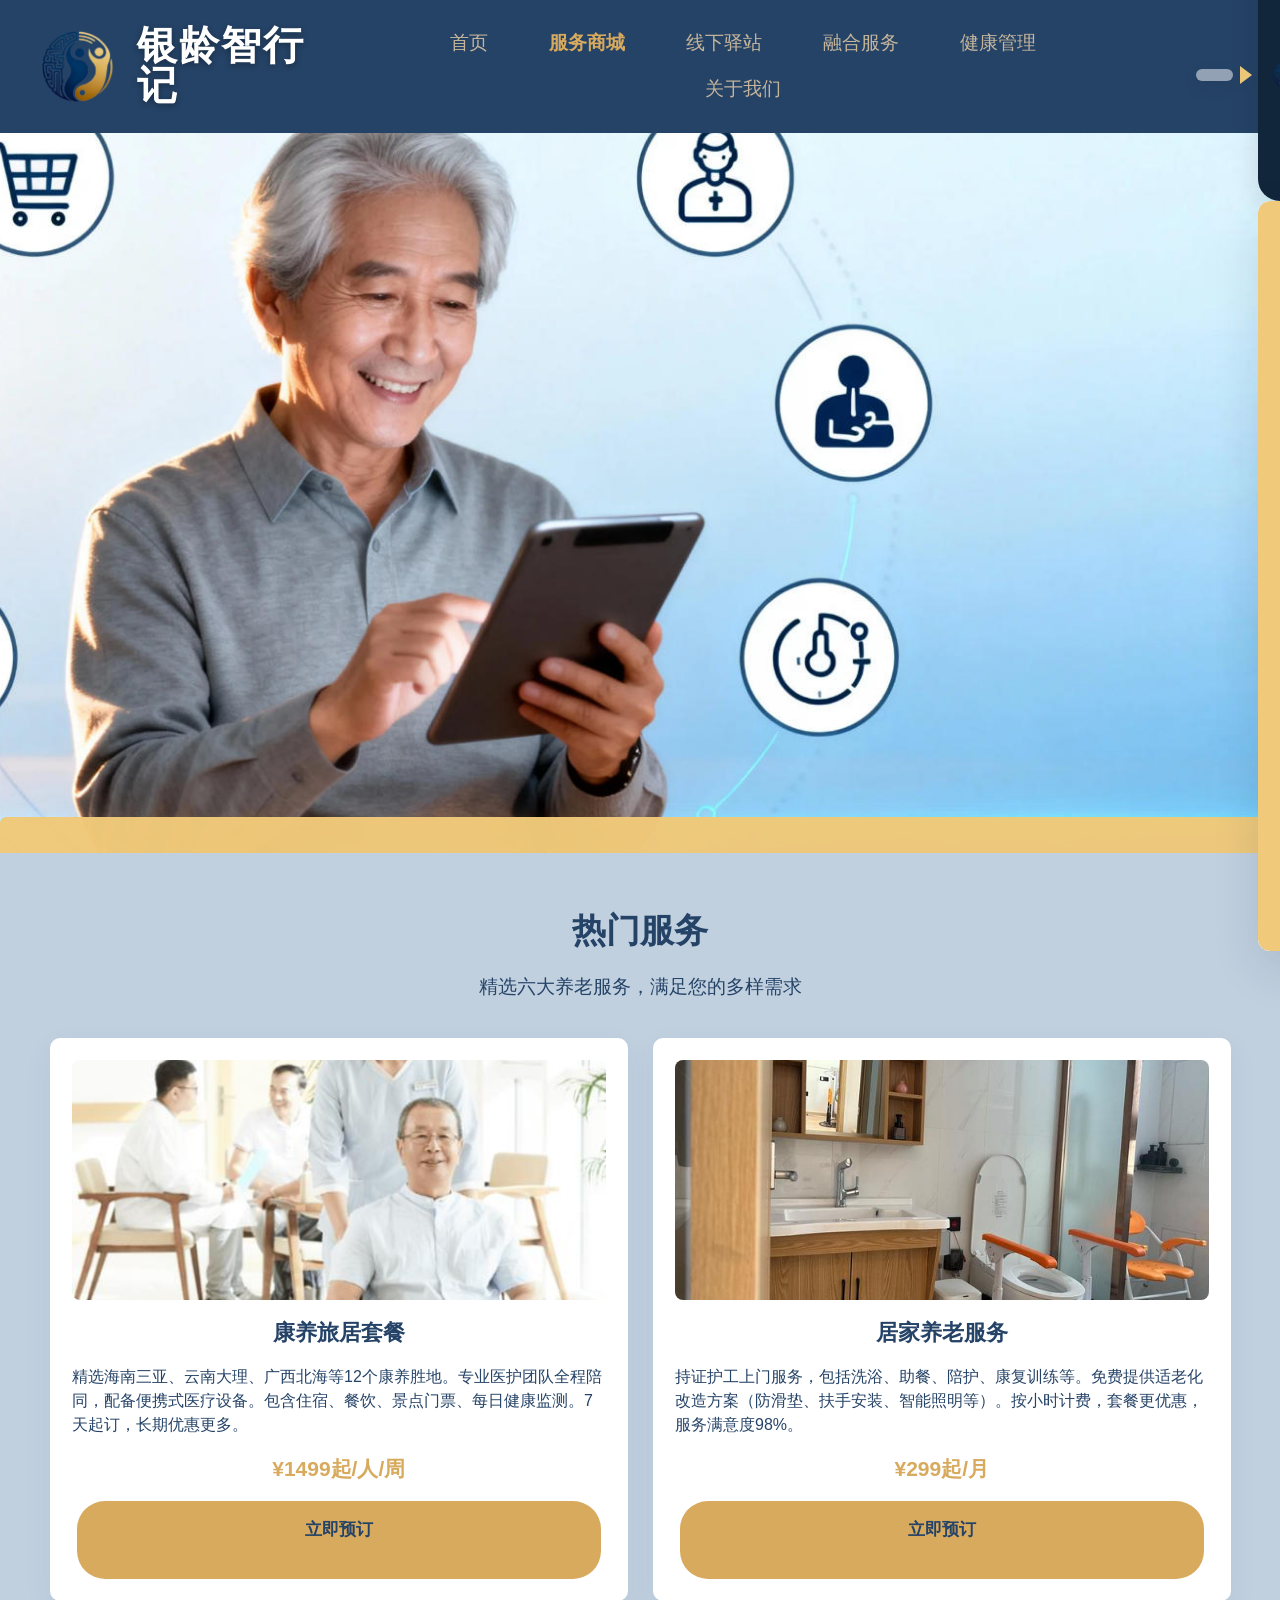
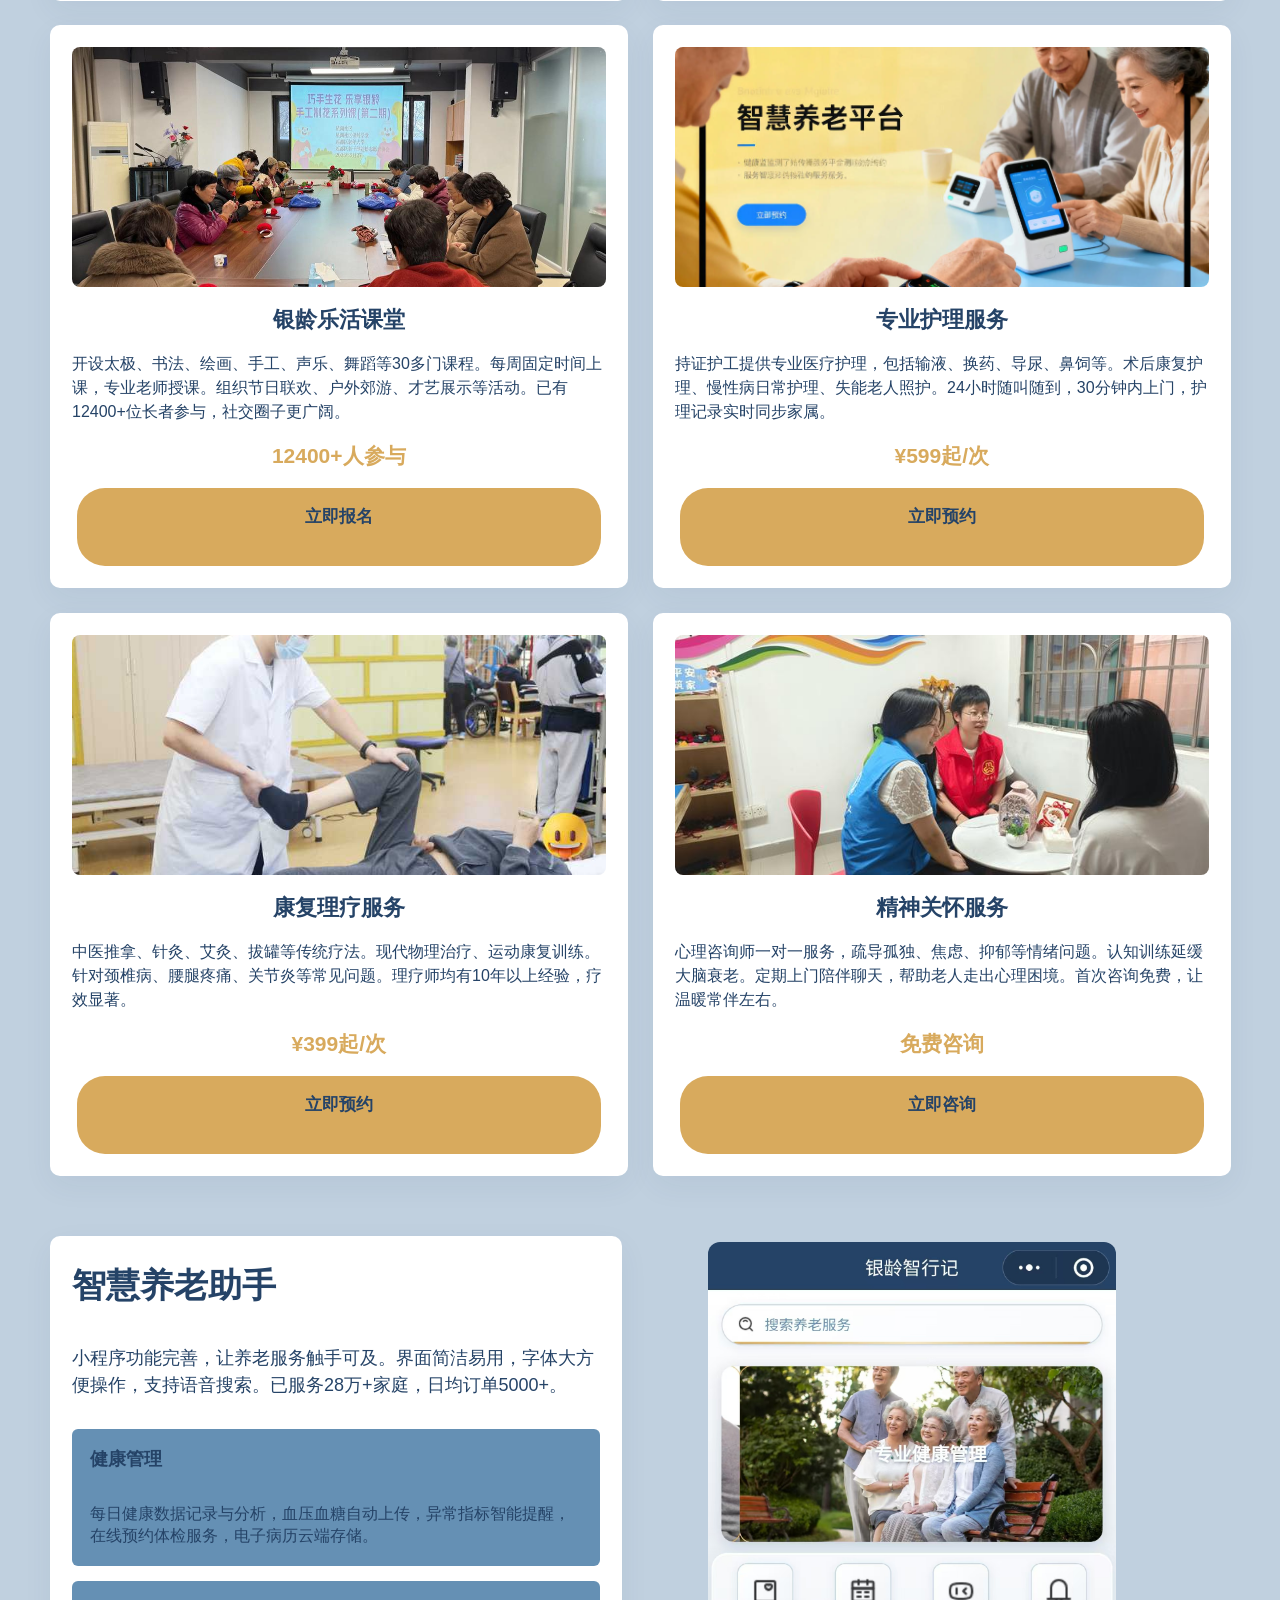
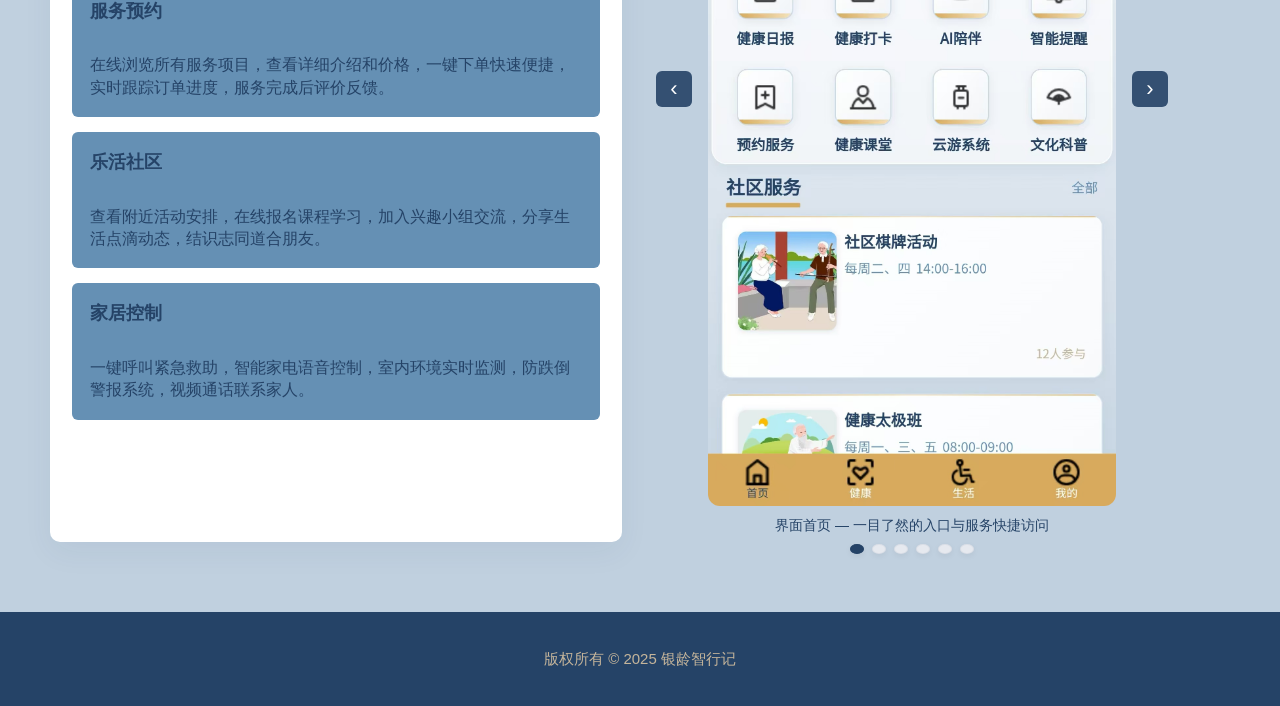
<file: services.html>
<!DOCTYPE html>
<html lang="zh-CN">
<head>
<meta charset="UTF-8">
<title>银龄智行记 - 服务商城</title>
<link rel="stylesheet" href="https://cdn.bootcdn.net/ajax/libs/font-awesome/6.5.1/css/all.min.css">
<link rel="stylesheet" href="./css/common.css">
<link rel="stylesheet" href="./css/services.css">
</head>
<body>
<div class="wrap">
  <div class="header">
    <div class="logo">
      <img src="./images/logo.png" alt="银龄智行记智慧养老服务平台官方标识图标">
      <div class="site-title">银龄智行记</div>
    </div>
    <div class="nav">
      <a href="index.html">首页</a>
      <a class="on" href="services.html">服务商城</a>
      <a href="stations.html">线下驿站</a>
      <a href="fusion.html">融合服务</a>
      <a href="health.html">健康管理</a>
      <a href="about.html">关于我们</a>
    </div>
  </div>

  <div class="banner banner--accent">
    <img src="./images/services-banner.jpg" alt="银龄智行记服务商城页面展示横幅大图">

  </div>

  <div class="main">
    <div class="fuwu">
      <h2>热门服务</h2>
      <p class="tips">精选六大养老服务，满足您的多样需求</p>
      <div class="fw-list">
        <div class="fw-item">
          <img src="./images/service-travel.jpg" alt="康养旅居套餐景区医护陪同服务照片">
          <h3>康养旅居套餐</h3>
          <p>精选海南三亚、云南大理、广西北海等12个康养胜地。专业医护团队全程陪同，配备便携式医疗设备。包含住宿、餐饮、景点门票、每日健康监测。7天起订，长期优惠更多。</p>
          <div class="price">¥1499起/人/周</div>
          <a class="btn1" href="#">立即预订</a>
        </div>
        <div class="fw-item">
          <img src="./images/service-home.jpg" alt="居家养老服务专业照护适老化改造照片">
          <h3>居家养老服务</h3>
          <p>持证护工上门服务，包括洗浴、助餐、陪护、康复训练等。免费提供适老化改造方案（防滑垫、扶手安装、智能照明等）。按小时计费，套餐更优惠，服务满意度98%。</p>
          <div class="price">¥299起/月</div>
          <a class="btn1" href="#">立即预订</a>
        </div>
        <div class="fw-item">
          <img src="./images/service-classroom.jpg" alt="银龄乐活课堂兴趣培养社交活动照片">
          <h3>银龄乐活课堂</h3>
          <p>开设太极、书法、绘画、手工、声乐、舞蹈等30多门课程。每周固定时间上课，专业老师授课。组织节日联欢、户外郊游、才艺展示等活动。已有12400+位长者参与，社交圈子更广阔。</p>
          <div class="price">12400+人参与</div>
          <a class="btn1" href="#">立即报名</a>
        </div>
        <div class="fw-item">
          <img src="./images/service-nursing.jpg" alt="专业护理服务持证护工上门照护照片">
          <h3>专业护理服务</h3>
          <p>持证护工提供专业医疗护理，包括输液、换药、导尿、鼻饲等。术后康复护理、慢性病日常护理、失能老人照护。24小时随叫随到，30分钟内上门，护理记录实时同步家属。</p>
          <div class="price">¥599起/次</div>
          <a class="btn1" href="#">立即预约</a>
        </div>
        <div class="fw-item">
          <img src="./images/service-rehab.jpg" alt="康复理疗服务中医理疗现代康复照片">
          <h3>康复理疗服务</h3>
          <p>中医推拿、针灸、艾灸、拔罐等传统疗法。现代物理治疗、运动康复训练。针对颈椎病、腰腿疼痛、关节炎等常见问题。理疗师均有10年以上经验，疗效显著。</p>
          <div class="price">¥399起/次</div>
          <a class="btn1" href="#">立即预约</a>
        </div>
        <div class="fw-item">
          <img src="./images/service-mental.jpg" alt="精神关怀服务心理咨询情绪疏导照片">
          <h3>精神关怀服务</h3>
          <p>心理咨询师一对一服务，疏导孤独、焦虑、抑郁等情绪问题。认知训练延缓大脑衰老。定期上门陪伴聊天，帮助老人走出心理困境。首次咨询免费，让温暖常伴左右。</p>
          <div class="price">免费咨询</div>
          <a class="btn1" href="#">立即咨询</a>
        </div>
      </div>
    </div>

    <div class="zhuneng">
      <div class="zn-left">
        <h2>智慧养老助手</h2>
        <p class="intro">小程序功能完善，让养老服务触手可及。界面简洁易用，字体大方便操作，支持语音搜索。已服务28万+家庭，日均订单5000+。</p>
        <div class="gongneng">
          <div class="gn-item">
            <strong>健康管理</strong><br>
            每日健康数据记录与分析，血压血糖自动上传，异常指标智能提醒，在线预约体检服务，电子病历云端存储。
          </div>
          <div class="gn-item">
            <strong>服务预约</strong><br>
            在线浏览所有服务项目，查看详细介绍和价格，一键下单快速便捷，实时跟踪订单进度，服务完成后评价反馈。
          </div>
          <div class="gn-item">
            <strong>乐活社区</strong><br>
            查看附近活动安排，在线报名课程学习，加入兴趣小组交流，分享生活点滴动态，结识志同道合朋友。
          </div>
          <div class="gn-item">
            <strong>家居控制</strong><br>
            一键呼叫紧急救助，智能家电语音控制，室内环境实时监测，防跌倒警报系统，视频通话联系家人。
          </div>
        </div>
      </div>
      <div class="zn-right">
        <div class="app-slider" aria-label="小程序截图展示">
          <button class="slider-btn prev" aria-label="上一张">‹</button>
          <div class="slides-wrap">
            <div class="slides">
              <div class="slide">
                  <img src="./images/wmp1.jpg" alt="小程序页面 1">
                  <div class="slide-caption">界面首页 — 一目了然的入口与服务快捷访问</div>
                </div>
                <div class="slide">
                  <img src="./images/wmp2.jpg" alt="小程序页面 2">
                  <div class="slide-caption">健康打卡 — 便捷记录每日健康状态数据</div>
                </div>
                <div class="slide">
                  <img src="./images/wmp3.jpg" alt="小程序页面 3">
                  <div class="slide-caption">健康主页 — 全面呈现个人健康档案信息</div>
                </div>
                <div class="slide">
                  <img src="./images/wmp4.jpg" alt="小程序页面 4">
                  <div class="slide-caption">AI陪伴 — 智能互动提供情感陪伴支持</div>
                </div>
                <div class="slide">
                  <img src="./images/wmp5.jpg" alt="小程序页面 5">
                  <div class="slide-caption">智能提醒 — 精准推送用药就医重要事项</div>
                </div>
                <div class="slide">
                  <img src="./images/wmp6.jpg" alt="小程序页面 6">
                  <div class="slide-caption">健康课堂 — 专业科普养老健康知识内容</div>
                </div>
            </div>
          </div>
          <button class="slider-btn next" aria-label="下一张">›</button>
          <div class="slider-dots" aria-hidden="true"></div>
        </div>
      </div>
    </div>
  </div>

  <div class="footer">
    版权所有 © 2025 银龄智行记
  </div>
</div>
<!-- 侧栏（覆盖式折叠） -->

<div id="site-sidebar" class="collapsed" aria-hidden="false">
  <div class="sidebar-collapsed" title="展开侧栏" aria-label="展开侧栏">
    <img class="sidebar-mini-logo" src="./images/logo.png" alt="logo">
  </div>
  <div class="sidebar-panel" role="complementary" aria-label="项目侧栏">
    <div class="panel-color" aria-hidden="true"></div>
    <div class="panel-content">
      <button class="sidebar-close" aria-label="关闭侧栏">✕</button>
      <div class="project-name">银龄智行记</div>
      <div class="slogan">让养老服务像订酒店一样简单</div>
      <div class="qr-row">
        <div class="flip-card" data-type="mini-program">
          <div class="flip-inner">
            <div class="flip-front">小程序</div>
            <div class="flip-back"><img src="./images/chengxv.png" alt="小程序二维码"></div>
          </div>
          <div class="qr-caption"></div>
        </div>
        <div class="flip-card" data-type="wechat">
          <div class="flip-inner">
            <div class="flip-front">公众号</div>
            <div class="flip-back"><img src="./images/erweima.jpg" alt="公众号二维码"></div>
          </div>
          <div class="qr-caption"></div>
        </div>
      </div>
      <div class="desc">银龄智行记是覆盖全国的智慧养老平台，整合线下驿站、在线预约与健康监测，为长者与家属提供一站式服务。</div>
    </div>
  </div>
</div>

<script src="./js/ui.js"></script>
<script src="./js/sidebar.js"></script>
<script src="./js/services-slider.js"></script>
</body>
</html>
</file>
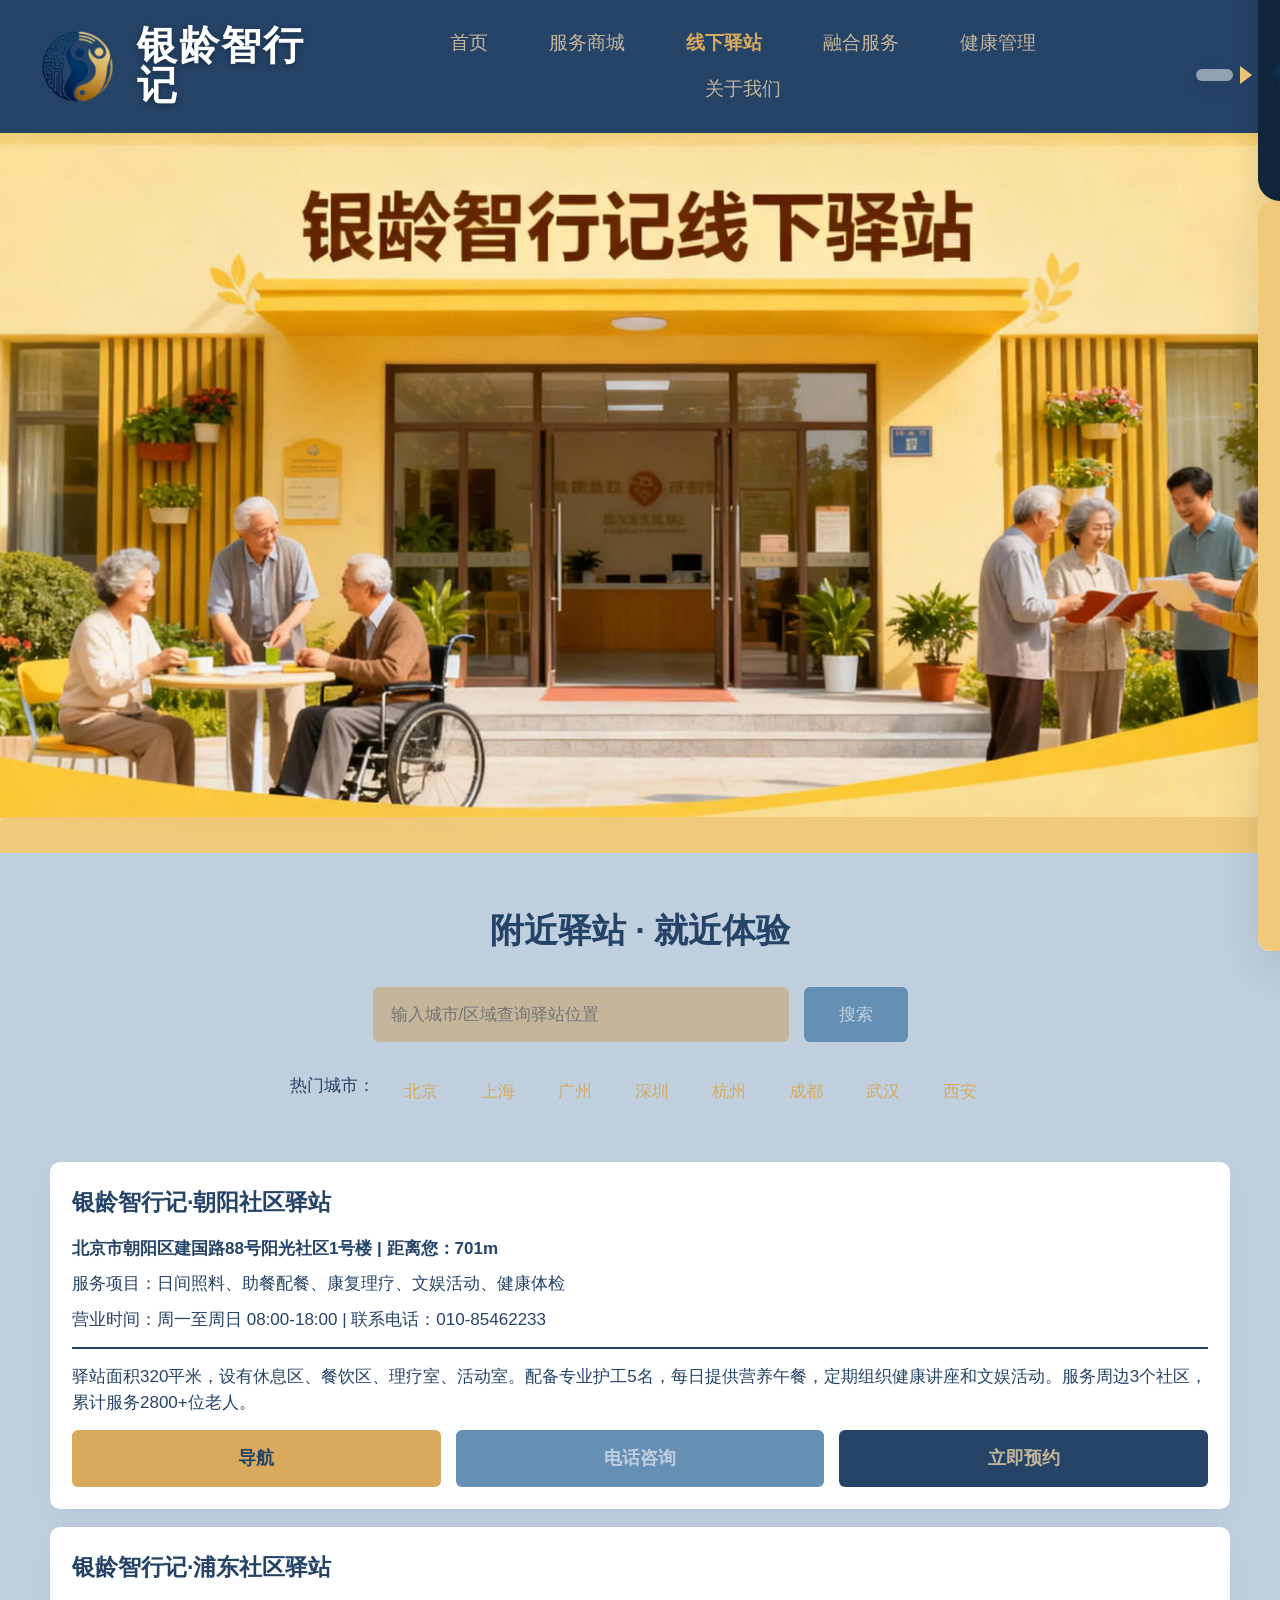
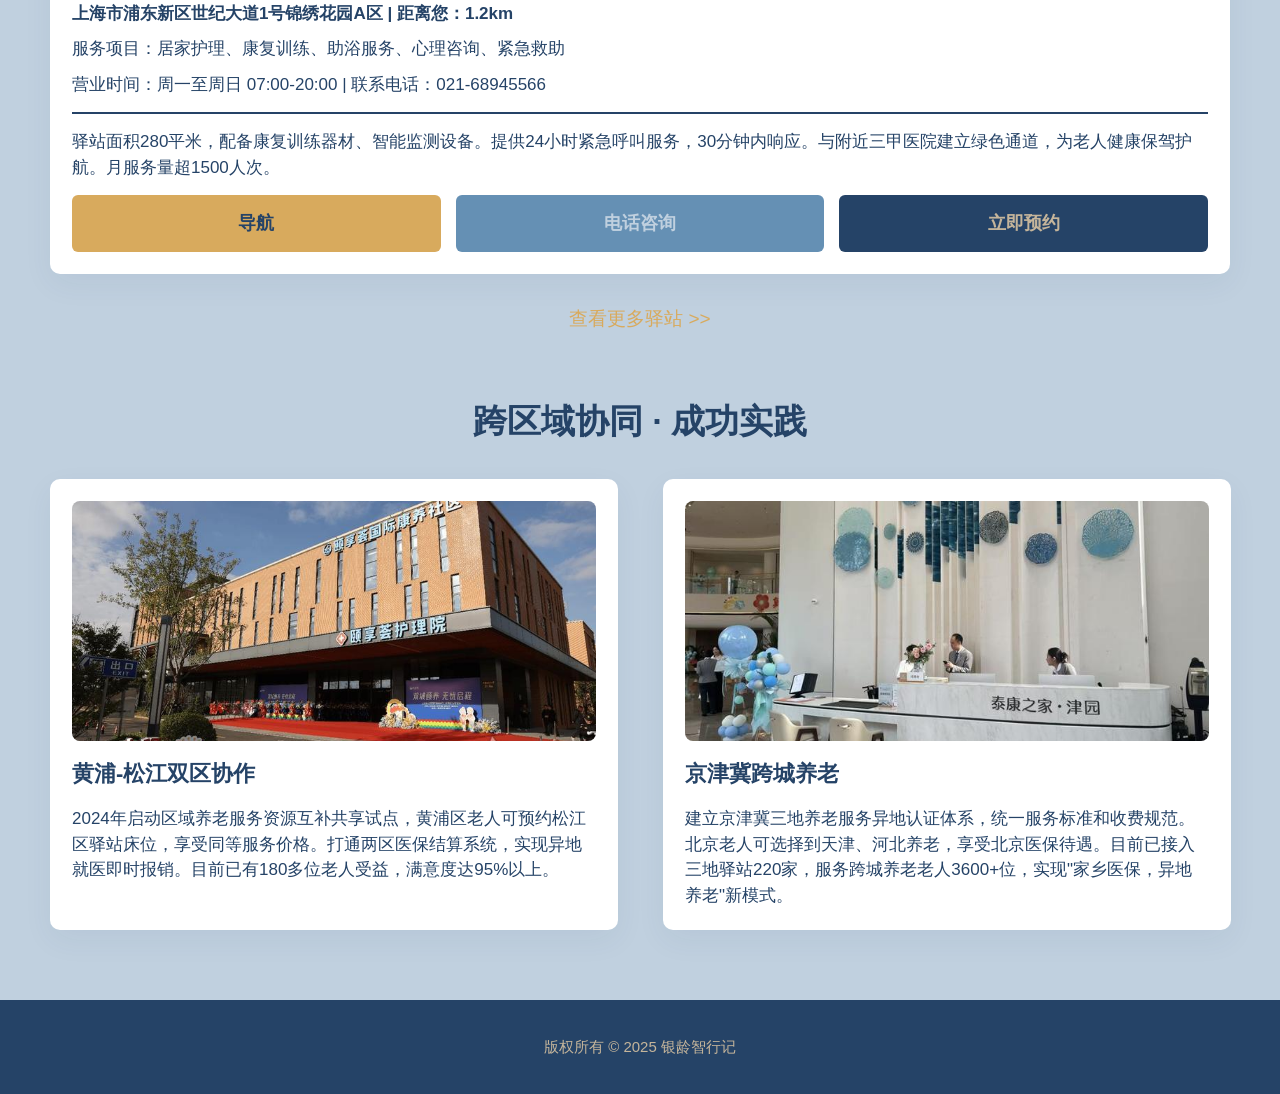
<file: stations.html>
<!DOCTYPE html>
<html lang="zh-CN">
<head>
<meta charset="UTF-8">
<title>银龄智行记 - 线下驿站</title>
<link rel="stylesheet" href="https://cdn.bootcdn.net/ajax/libs/font-awesome/6.5.1/css/all.min.css">
<link rel="stylesheet" href="./css/common.css">
<link rel="stylesheet" href="./css/stations.css">
</head>
<body>
<div class="wrap">
  <div class="header">
    <div class="logo">
      <img src="./images/logo.png" alt="银龄智行记智慧养老服务平台官方标识图标">
      <div class="site-title">银龄智行记</div>
    </div>
    <div class="nav">
      <a href="index.html">首页</a>
      <a href="services.html">服务商城</a>
      <a class="on" href="stations.html">线下驿站</a>
      <a href="fusion.html">融合服务</a>
      <a href="health.html">健康管理</a>
      <a href="about.html">关于我们</a>
    </div>
  </div>

  <div class="banner banner--accent">
    <img src="./images/stations-banner.jpg" alt="银龄智行记线下驿站页面展示横幅大图">

  </div>

  <div class="main">
    <div class="sousuo">
      <h2>附近驿站 · 就近体验</h2>
      <div class="search">
        <input type="text" placeholder="输入城市/区域查询驿站位置">
        <div class="searchbtn">搜索</div>
      </div>
      <div class="hot">
        <span>热门城市：</span>
        <a href="#">北京</a>
        <a href="#">上海</a>
        <a href="#">广州</a>
        <a href="#">深圳</a>
        <a href="#">杭州</a>
        <a href="#">成都</a>
        <a href="#">武汉</a>
        <a href="#">西安</a>
      </div>
    </div>

    <div class="yizhan-list">
      <div class="yz-item">
        <h3>银龄智行记·朝阳社区驿站</h3>
        <p class="addr">北京市朝阳区建国路88号阳光社区1号楼 | 距离您：701m</p>
        <p class="info">服务项目：日间照料、助餐配餐、康复理疗、文娱活动、健康体检</p>
        <p class="time">营业时间：周一至周日 08:00-18:00 | 联系电话：010-85462233</p>
        <p class="jieshao">驿站面积320平米，设有休息区、餐饮区、理疗室、活动室。配备专业护工5名，每日提供营养午餐，定期组织健康讲座和文娱活动。服务周边3个社区，累计服务2800+位老人。</p>
        <div class="btns">
          <a class="dh" href="#">导航</a>
          <a class="tel" href="#">电话咨询</a>
          <a class="yuyue" href="#">立即预约</a>
        </div>
      </div>
      <div class="yz-item">
        <h3>银龄智行记·浦东社区驿站</h3>
        <p class="addr">上海市浦东新区世纪大道1号锦绣花园A区 | 距离您：1.2km</p>
        <p class="info">服务项目：居家护理、康复训练、助浴服务、心理咨询、紧急救助</p>
        <p class="time">营业时间：周一至周日 07:00-20:00 | 联系电话：021-68945566</p>
        <p class="jieshao">驿站面积280平米，配备康复训练器材、智能监测设备。提供24小时紧急呼叫服务，30分钟内响应。与附近三甲医院建立绿色通道，为老人健康保驾护航。月服务量超1500人次。</p>
        <div class="btns">
          <a class="dh" href="#">导航</a>
          <a class="tel" href="#">电话咨询</a>
          <a class="yuyue" href="#">立即预约</a>
        </div>
      </div>
      <div class="more">
        <a href="#">查看更多驿站 &gt;&gt;</a>
      </div>
    </div>

    <div class="anli">
      <h2>跨区域协同 · 成功实践</h2>
      <div class="anli-list">
        <div class="al-item">
          <img src="./images/station-case1.jpg" alt="黄浦松江双区协作养老服务资源互补共享案例照片">
          <h3>黄浦-松江双区协作</h3>
          <p>2024年启动区域养老服务资源互补共享试点，黄浦区老人可预约松江区驿站床位，享受同等服务价格。打通两区医保结算系统，实现异地就医即时报销。目前已有180多位老人受益，满意度达95%以上。</p>
        </div>
        <div class="al-item">
          <img src="./images/station-case2.jpg" alt="京津冀跨城养老异地认证服务体系案例照片">
          <h3>京津冀跨城养老</h3>
          <p>建立京津冀三地养老服务异地认证体系，统一服务标准和收费规范。北京老人可选择到天津、河北养老，享受北京医保待遇。目前已接入三地驿站220家，服务跨城养老老人3600+位，实现"家乡医保，异地养老"新模式。</p>
        </div>
      </div>
    </div>
  </div>

  <div class="footer">
    版权所有 © 2025 银龄智行记
  </div>
</div>
<!-- 侧栏（覆盖式折叠） -->

<div id="site-sidebar" class="collapsed" aria-hidden="false">
  <div class="sidebar-collapsed" title="展开侧栏" aria-label="展开侧栏">
    <img class="sidebar-mini-logo" src="./images/logo.png" alt="logo">
  </div>
  <div class="sidebar-panel" role="complementary" aria-label="项目侧栏">
    <div class="panel-color" aria-hidden="true"></div>
    <div class="panel-content">
      <button class="sidebar-close" aria-label="关闭侧栏">✕</button>
      <div class="project-name">银龄智行记</div>
      <div class="slogan">让养老服务像订酒店一样简单</div>
      <div class="qr-row">
        <div class="flip-card" data-type="mini-program">
          <div class="flip-inner">
            <div class="flip-front">小程序</div>
            <div class="flip-back"><img src="./images/chengxv.png" alt="小程序二维码"></div>
          </div>
          <div class="qr-caption"></div>
        </div>
        <div class="flip-card" data-type="wechat">
          <div class="flip-inner">
            <div class="flip-front">公众号</div>
            <div class="flip-back"><img src="./images/erweima.jpg" alt="公众号二维码"></div>
          </div>
          <div class="qr-caption"></div>
        </div>
      </div>
      <div class="desc">银龄智行记是覆盖全国的智慧养老平台，整合线下驿站、在线预约与健康监测，为长者与家属提供一站式服务。</div>
    </div>
  </div>
</div>

<script src="./js/ui.js"></script>
<script src="./js/sidebar.js"></script>
</body>
</html>
</file>
<file: css/common.css>
body{
  margin:0;
  font-family:"Microsoft YaHei",Arial,sans-serif;
  background:#c0d0df;
  color:#254367;
  font-size:18px;
  line-height:1.6;
}
a{text-decoration:none;color:inherit;}
.wrap{width:100%;}

.header{
  background:#254367;
  padding:20px 40px;
  display:flex;
  align-items:center;
  justify-content:space-between;
  gap:20px;
}
.logo{
  display:flex;
  align-items:center;
  gap:14px;
}
.logo img{height:75px;display:block;}

.site-title{
  font-family: "KaiTi", "楷体", "STKaiti", "Microsoft YaHei", serif;
  font-weight:800;
  font-size:40px;
  color:#ffffff;
  -webkit-font-smoothing:antialiased;
  line-height:1;
  letter-spacing:2px;
  text-shadow:0 2px 6px rgba(0,0,0,0.36);
  padding:4px 8px;
  transition:transform .18s ease, text-shadow .18s ease;
}

/* 响应式：窄屏时降低字号与字间距并把 header 堆叠 */
@media (max-width: 768px){
  .header{flex-direction:column;align-items:center;padding:18px 20px;}
  .nav{margin-top:12px;}
  .logo{gap:8px;}
  .site-title{font-size:22px;letter-spacing:1px;padding:2px 6px;text-align:center}
}
.nav{
  text-align:center;
}
.nav a{
  display:inline-block;
  color:#c5b59b;
  font-size:19px;
  padding:8px 18px;
  margin:0 10px;
}
.nav a.on{
  color:#d8aa5d;
  font-weight:bold;
}

.banner{
  position:relative;
  width:100%;
  height:720px; /* 统一头图高度（已增高一倍） */
  overflow:hidden;
}
.banner img{
  width:100%;
  height:100%;
  object-fit:cover; /* 填充并保持裁切，保证视觉统一 */
  display:block;
  position:relative;
  z-index:2; /* ensure image sits above default pseudo-element */
  box-shadow: 0 28px 48px rgba(37,67,103,0.09);
}

/* 顶部头图的下边模糊扩展（默认）：在图片下方产生柔和的过渡，减少突兀感 */
.banner::after,
.quanping-lunbo::after{
  content: "";
  position: absolute;
  left: 0;
  right: 0;
  bottom: -72px; /* 向下延展，已增高一倍 */
  height: 112px;
  background: linear-gradient(180deg, rgba(255,255,255,0), rgba(240,201,122,0.06));
  filter: blur(10px);
  pointer-events: none;
  z-index: 1;
}

/* 确保 banner 内的浮层（如 .banner-box / 标题）始终在模糊之上 */
.banner .banner-box,
.banner-box,
.quanping-lunbo .title{
  z-index: 3;
  position: relative;
}

/* 可选：主题黄色粗边条（添加类 .banner--accent 在 .banner 或 .quanping-lunbo 上） */
.banner--accent::after,
.quanping-lunbo.banner--accent::after{
  background: #f0c97a; /* 站点主题黄色 */
  filter: none;
  height: 36px; /* 粗条高度（已增高一倍） */
  bottom: 0; /* 紧贴图片底部 */
  box-shadow: 0 12px 34px rgba(240,201,122,0.16);
  border-top-left-radius: 6px;
  border-top-right-radius: 6px;
  z-index: 6 !important; /* ensure the accent bar is visible above the image */
  opacity: 0.98;
}

@media (max-width:900px){
  .banner::after,
  .quanping-lunbo::after{bottom:-40px;height:56px;filter:blur(8px)}
  .banner--accent::after,
  .quanping-lunbo.banner--accent::after{height:20px}
  .banner img{box-shadow: 0 18px 36px rgba(37,67,103,0.08)}
}

@media (max-width:600px){
  .banner{height:440px} /* 移动端高度也增高一倍 */
}

/* 备用类：如果站点想要更强烈的模糊延展效果，可在 banner 上添加 .banner--blur */
.banner.banner--blur::after{
  background: linear-gradient(180deg, rgba(255,255,255,0), rgba(37,67,103,0.06));
  filter: blur(18px);
  bottom: -96px;
  height: 168px;
  z-index: 2;
}
.banner-box{
  position:absolute;
  top:50%;
  left:50%;
  transform:translate(-50%,-50%);
  background:rgba(197,181,155,0.88);
  padding:35px 50px;
  max-width:580px;
  text-align:center;
}
.banner-box h1{
  margin:0 0 15px 0;
  font-size:36px;
  color:#254367;
  line-height:1.3;
}
.banner-box p{
  margin:0 0 15px 0;
  font-size:21px;
  color:#254367;
}
.btns{
  display:flex;
  gap:15px;
  flex-wrap:wrap;
  justify-content:center;
}
.btn1{
  display:inline-block;
  min-width:170px;
  min-height:58px;
  padding:10px 22px;
  background:#d8aa5d;
  color:#254367;
  border-radius:28px;
  font-weight:bold;
  font-size:17px;
  text-align:center;
  line-height:38px;
}
.btn2{
  display:inline-block;
  min-width:170px;
  min-height:58px;
  padding:10px 22px;
  background:#6590b4;
  color:#c5b59b;
  border-radius:28px;
  font-weight:bold;
  font-size:17px;
  text-align:center;
  line-height:38px;
}

.main{
  max-width:1180px;
  margin:0 auto;
  padding:50px 30px 70px 30px;
}
.main h2{
  text-align:center;
  font-size:34px;
  color:#254367;
  margin:0 0 15px 0;
  font-weight:bold;
}
.tips{
  text-align:center;
  font-size:19px;
  color:#254367;
  margin:0 0 35px 0;
}

.footer{
  background:#254367;
  padding:35px 20px;
  text-align:center;
  font-size:15px;
  color:#c5b59b;
}

/* 右侧可折叠侧栏（覆盖式弹出） */
#site-sidebar{position:fixed;right:0;top:50%;transform:translateY(-50%);z-index:1200;transition:width .28s ease, right .28s ease}
#site-sidebar{position:fixed;right:0;top:50%;transform:translateY(-50%);z-index:1200;transition:width .28s ease, right .28s ease}
/* 折叠态：只显示一条纯色竖条，避免露出半个字 */
/* 折叠条：显示小 logo，顶部深蓝底色，底部黄色，宽度适中以容纳图标 */
#site-sidebar .sidebar-collapsed{position:relative;width:44px;height:240px;background:#11263b 0 62%;border-radius:22px 0 0 22px;color:#fff;display:flex;align-items:center;justify-content:center;cursor:pointer;box-shadow:0 8px 28px rgba(0,0,0,0.12);padding:6px}
#site-sidebar .sidebar-collapsed img.sidebar-mini-logo{width:28px;height:28px;object-fit:contain;display:block}

/* 指引文字颜色调整为深蓝，保持与站点主色一致 */
#site-sidebar .sidebar-collapsed::before{color:#ffffff}

/* 为避免侧栏指引遮挡顶部导航，给导航增加右侧外边距（大屏生效） */
.nav{margin-right:120px}

@media (max-width:900px){
  /* 窄屏取消额外外边距以防导航换行或重叠 */
  .nav{margin-right:0}
}

/* 折叠侧栏：箭头指引与竖向文字提示（保持当前配色） */
#site-sidebar .sidebar-collapsed::after{
  content:"";
  position:absolute;
  left: -18px;
  top:50%;
  transform:translateY(-50%);
  width:0;height:0;
  border-top:9px solid transparent;
  border-bottom:9px solid transparent;
  border-left:12px solid #f0c97a; /* 黄色，和面板左侧一致 */
  filter:drop-shadow(0 4px 8px rgba(0,0,0,0.12));
  opacity:0.98;
}

#site-sidebar .sidebar-collapsed::before{
  content:"打开侧栏了解更多";
  position:absolute;
  left:-62px; /* 微调以适配底框 */
  top:50%;
  transform:translateY(-50%);
  writing-mode:vertical-rl;
  text-orientation:mixed;
  font-size:13px;
  color:#254367; /* 指引文字为深蓝 */
  white-space:nowrap;
  background: rgba(255,255,255,0.5); /* 半透明白色底框 */
  padding:6px 8px; /* 内边距，保证底框有间距 */
  border-radius:8px; /* 圆角 */
  box-shadow: 0 6px 18px rgba(0,0,0,0.08);
}

/* 展开时隐藏指引 */
#site-sidebar.expanded .sidebar-collapsed::before,
#site-sidebar.expanded .sidebar-collapsed::after{display:none}

/* 展开态面板：左侧填充纯色条作为视觉承接 */
#site-sidebar .sidebar-panel{width:360px;height:78vh;max-height:820px;background:#ffffff;border-radius:12px 0 0 12px;padding:24px 18px;box-shadow:0 18px 48px rgba(15,35,60,0.12);overflow:auto;display:flex;flex-direction:column;gap:18px;position:relative}
#site-sidebar .panel-color{position:absolute;left:0;top:0;bottom:0;width:84px;background:#f0c97a;border-radius:12px 0 0 12px}
#site-sidebar .panel-content{margin-left:80px;padding-right:10px;padding-top:8px;display:flex;flex-direction:column;gap:18px}

#site-sidebar.collapsed{width:22px}
#site-sidebar.expanded{width:360px}

/* panel 内容 */
.sidebar-panel .project-name{font-family: "KaiTi","楷体","STKaiti","Microsoft YaHei",serif;font-size:28px;color:#254367;font-weight:700;line-height:1.2;margin-bottom:4px}
.sidebar-panel .slogan{font-size:16px;color:#52708f;line-height:1.6;margin-bottom:8px}
.sidebar-panel .qr-row{display:flex;gap:12px;align-items:flex-start}
.flip-card{width:150px;height:150px;perspective:800px}
.flip-inner{position:relative;width:100%;height:100%;transition:transform .6s;transform-style:preserve-3d}
.flip-card.is-flipped .flip-inner{transform:rotateY(180deg)}
.flip-front,.flip-back{position:absolute;inset:0;backface-visibility:hidden;border-radius:8px;display:flex;align-items:center;justify-content:center}
.flip-front{background:#eaf3f0;color:#1b6b3a;font-weight:700;font-size:18px;border:2px solid #e6f4ea}
.flip-back{transform:rotateY(180deg);background:#fff}
.flip-back img{max-width:92%;max-height:92%;display:block;border-radius:6px}
.sidebar-panel .qr-caption{font-size:14px;color:#254367;text-align:center;margin-top:6px}

.sidebar-panel .desc{font-size:15px;color:#254367;line-height:1.8;margin-top:6px}
.sidebar-panel .project-name{font-family: "KaiTi","楷体","STKaiti","Microsoft YaHei",serif;font-size:36px;color:#254367;font-weight:800;line-height:1.3;margin:6px 0}
.sidebar-panel .slogan{font-size:20px;color:#52708f;line-height:1.9;margin:0}
.sidebar-panel .qr-row{display:flex;gap:18px;align-items:flex-start;flex-wrap:wrap}
.flip-card{width:140px;height:140px;perspective:800px}
.flip-inner{position:relative;width:100%;height:100%;transition:transform .6s;transform-style:preserve-3d}
.flip-card.is-flipped .flip-inner{transform:rotateY(180deg)}
.flip-front,.flip-back{position:absolute;inset:0;backface-visibility:hidden;border-radius:8px;display:flex;align-items:center;justify-content:center}
.flip-front{background:#eaf3f0;color:#1b6b3a;font-weight:800;font-size:20px;border:2px solid #e6f4ea}
.flip-back{transform:rotateY(180deg);background:#fff}
.flip-back img{max-width:92%;max-height:92%;display:block;border-radius:6px}
.sidebar-panel .qr-caption{font-size:15px;color:#254367;text-align:center;margin-top:8px}
.sidebar-panel .desc{font-size:16px;color:#254367;line-height:1.9;margin-top:8px}
.sidebar-close{background:transparent;border:0;color:#254367;font-size:18px;cursor:pointer;align-self:flex-end}

/* 响应式：在窄屏上降低宽度 */
@media (max-width:1000px){
  #site-sidebar.expanded{width:300px}
  .flip-card{width:130px;height:130px}
}

/* 动效：滚动显示 + 轻微倾斜交互 */
.reveal-card{opacity:0;transform:translateY(18px) scale(0.995);transition:opacity .6s ease,transform .6s cubic-bezier(.2,.9,.2,1);will-change:opacity,transform}
.reveal-card.visible{opacity:1;transform:translateY(0) scale(1)}
.interactive-tilt{transition:box-shadow .18s ease,transform .18s ease;will-change:transform}
.interactive-tilt.hovered{box-shadow:0 18px 40px rgba(37,67,103,0.12);}

/* 限制动画在低性能设备上 */
@media (prefers-reduced-motion: reduce){
  .reveal-card{transition:none!important;opacity:1;transform:none}
}

/* 让 reveal-card 在添加 is-hover 时表现为首页同样的轻微放大（不倾斜） */
.reveal-card.is-hover, .reveal-card:hover{transform:translateY(-6px) scale(1.02);box-shadow:0 14px 30px rgba(37,67,103,0.12)}

/* 全局：统一各页主体卡片风格（与首页一致） */
.main .fw-item,
.main .ys-item,
.main .yz-item,
.main .al-item,
.main .rh-item,
.main .hb-item,
.main .zn-left,
.main .jk-item,
.pj-box,
.pingjia2 .pj-box{
  background:#ffffff !important;
  color:#254367 !important;
  border-radius:10px !important;
  box-shadow:0 10px 30px rgba(37,67,103,0.06) !important;
  padding:22px !important;
}

/* 保持卡片内图片和按钮的可视性 */
.main .fw-item img,
.main .al-item img,
.main .yz-item img,
.main .pj-right img{border-radius:8px;display:block}

/* 功能块（gn-item 等）保留辅助色，但使用白底容器 */
.gn-item{background:#f7f8fa;color:#254367;padding:14px;border-radius:8px}

@media (max-width:900px){
  .main .fw-item, .main .rh-item, .main .jk-item{flex:1 1 100%}
}

/* 健康页 pingjia2：左右图文等高，图片为高度基准 */
.pingjia2{display:flex;gap:24px;align-items:stretch;background:#ffffff;padding:18px;border-radius:12px;box-shadow:0 10px 28px rgba(37,67,103,0.06)}
.pingjia2 .pj-left{flex:1;display:flex;align-items:center}
.pingjia2 .pj-left .pj-box{width:100%;display:flex;flex-direction:column;justify-content:center;padding:0}
.pingjia2 .pj-right{flex:0 0 320px;display:flex;align-items:stretch}
.pingjia2 .pj-right img{width:100%;height:100%;object-fit:cover;border-radius:8px;display:block}

@media (max-width:900px){
  .pingjia2{flex-direction:column}
  .pingjia2 .pj-right{flex:1}
  .pingjia2 .pj-right img{height:auto}
}
</file>
<file: css/index.css>
.youshi{margin-bottom:60px;}
.youshi-list{
  display:flex;
  gap:24px;
  margin-top:30px;
}

/* 首页节标题：与其他页面标题层级统一，独立于卡片交互 */
.section-header{text-align:center;margin-bottom:18px;position:relative;z-index:5}
.section-header h2{margin:0}
.section-header .tips{margin:6px 0 0 0}

/* 全屏轮播样式（与示例保持一致，覆盖首页顶部） */
.quanping-lunbo{position:relative;width:100vw;height:80vh;overflow:hidden} /* 缩小轮播高度，原为 100vh */
.lunbo-container{position:relative;width:100%;height:100%}
.lunbo-item{position:absolute;top:0;left:0;width:100%;height:100%;opacity:0;transition:opacity 1.5s ease-in-out;background-size:cover;background-position:center}
.lunbo-item.active{opacity:1;z-index:1}

/* 暗角/遮罩（使用伪元素提高兼容性） */
.lunbo-container::after{content:"";position:absolute;inset:0;background:radial-gradient(circle at center, rgba(0,0,0,0.08) 0%, rgba(0,0,0,0.12) 50%, rgba(0,0,0,0.28) 100%);pointer-events:none;mix-blend-mode:multiply}

.title{position:absolute;inset:0;display:flex;align-items:center;justify-content:center;pointer-events:none;z-index:2}

/* ---------- 顶部滚动通告条 ---------- */
.site-announcement{background:#fffaf0;padding:8px 0;border-top:1px solid rgba(37,67,103,0.04);overflow:hidden}
.site-announcement .ann-wrap{max-width:1200px;margin:0 auto;padding:0 18px;overflow:hidden}
.site-announcement .ann-track{display:inline-block;white-space:nowrap;transform:translateX(var(--ann-start,40%));animation:marquee 18s linear infinite}
.site-announcement{--ann-start:40%;/* 调整此变量可改变通告进入可视区的起始位置，值越小首条越早出现（例如 20% 更早） */}
.site-announcement .ann-item{display:inline-block;padding:0 40px;color:#254367;font-size:15px;vertical-align:middle}
.site-announcement .ann-item strong{color:#254367;margin-right:8px}
.site-announcement:hover .ann-track{animation-play-state:paused}

@keyframes marquee{0%{transform:translateX(var(--ann-start,40%))}100%{transform:translateX(-100%)}}

@media (max-width:900px){
  .quanping-lunbo{height:34vh}
  .site-announcement .ann-item{font-size:14px;padding:0 26px}
}


/* ---------- SVG 标题字体与动画（可在此处调整） ---------- */
/*
  编辑说明：
  - 若要改变标题大小，请编辑下面 `.logotext { font-size: ... }` 的 vw 值（视口单位），
    以及 media query 中的 `font-size`（大屏固定像素）。
  - `stroke-width` 控制描边粗细，`letter-spacing` 控制字间距。
  - `animation: drawing Ns` 控制描边动画时长（单位 s），可改为更长或更短。
*/
.logotext{
  font-family:'KaiTi','楷体',"STKaiti", 'Microsoft YaHei', serif;
  font-size: 100vw; /* 基于视口的响应式大小，建议在 4vw - 10vw 之间微调 */
  /* 在较大屏幕上使用固定像素值以避免过大 */
  stroke:url(#color-qp);
  stroke-width: 8px; /* 描边宽度，越大描边越粗 */
  stroke-dasharray:10 800;
  stroke-dashoffset:10;
  animation:drawing 6s linear 0s forwards; /* 把描边动画放慢到 6s，按需调整 */
  fill:#ffffff00;
  letter-spacing:0.18em; /* 字间距，按需微调 */
  text-shadow:0 0 12px rgba(55,6,44,0.65);
}

@media (min-width:768px){
  .logotext{font-size:100px} /* 桌面最大尺寸，按需修改 */
}


@keyframes drawing{to{stroke-dasharray:2500;stroke-dashoffset:0}}

.ys-item{
  flex:1;
  background:#ffffff;
  padding:28px 22px;
  text-align:left;
  border-radius:10px;
  box-shadow:0 8px 20px rgba(37,67,103,0.08);
  transition:transform .18s ease, box-shadow .18s ease;
  cursor:pointer;
  display:flex;
  flex-direction:column; /* 使内容垂直排列 */
  min-height:320px; /* 保持卡片高度一致，便于底部对齐 */
}
.ys-item:hover, .ys-item.is-hover{transform:translateY(-6px) scale(1.02);box-shadow:0 14px 30px rgba(37,67,103,0.12)}
.ys-item .icon{margin-bottom:12px;text-align:center}
.ys-item .icon i{font-size:56px;color:#254367;}
.ys-item h3{
  font-size:22px;
  color:#254367;
  margin:8px 0 14px 0;
}
.ys-item p{
  font-size:16px;
  color:#254367;
  margin:0 0 12px 0;
  line-height:1.6;
}
.ys-item .tag{
  display:inline-block;
  padding:8px 18px;
  background:#f0c97a; /* 用黄色作为辅助色 */
  color:#254367;
  font-size:15px;
  border-radius:18px;
  margin-top:auto; /* 推至卡片底部以统一高度参照 */
  cursor:pointer;
  text-align:center;
}

/* 评价区：外框和连接线 */
.pingjia{
  margin-bottom:60px;
}
.pj-wrap{
  display:flex;
  gap:24px;
  align-items:center;
  justify-content:center;
  background:#ffffff;
  padding:18px;
  border-radius:12px;
  box-shadow:0 10px 28px rgba(37,67,103,0.06);
}
.pj-left{flex:1;}
.pj-right{flex:0 0 320px;}
.pj-box{
  background:transparent;
  padding:22px 18px;
}
.pj-box p{
  font-size:18px;
  color:#254367;
  line-height:1.6;
  margin:0 0 12px 0;
}
.author{
  font-size:15px;
  color:#254367;
  text-align:right;
}
.pj-right img{width:100%;height:auto;display:block;border-radius:8px}
.pj-divider{width:1px;height:80%;background:linear-gradient(#e6e9ef,#f6f6f6);margin:0 6px}

.hezuo{
  background:#f7f8fa; /* 变为浅色背景，黄色为辅助 */
  padding:44px 35px;
  text-align:center;
}
.hezuo h2{color:#254367;margin-bottom:8px}
.desc{font-size:18px;color:#254367;margin:0 0 14px 0}
.intro{font-size:16px;color:#254367;margin:0 0 20px 0;line-height:1.6}
.hezuo .btns{display:inline-flex;gap:14px;align-items:center;position:relative}
.hezuo .btn1{background:#f0c97a;color:#254367}
.hezuo .btn2{background:#6590b4;color:#fff}
.btn-indicator{position:absolute;height:8px;border-radius:8px;bottom:-12px;left:0;background:linear-gradient(90deg,#f0c97a,#ffd88a);transition:left .28s cubic-bezier(.2,.9,.2,1),width .28s;box-shadow:0 6px 18px rgba(240,201,122,0.12)}

/* 通用交互类（供 JS 添加/移除） */
.interactive-card{will-change:transform}

@media (max-width: 900px){
  .youshi-list{flex-direction:column}
  .pj-wrap{flex-direction:column;align-items:stretch}
  .pj-right{flex:1}
  .pj-divider{display:none}
}
</file>
<file: css/about.css>
.jieshao{margin-bottom:60px;}
.js-box{
  max-width:980px;
  margin:30px auto 0 auto;
  padding:35px 30px;
  background:#c5b59b;
}
.js-box p{
  font-size:18px;
  color:#254367;
  line-height:1.6;
  margin:0 0 20px 0;
  text-indent:2em;
}
.js-box p:last-child{margin-bottom:0;}

.anli2{margin-bottom:60px;}
.anli2 .anli-list{
  display:flex;
  gap:40px;
  margin-top:30px;
}
.anli2 .al-item{
  flex:1;
  background:#c5b59b;
  padding:28px 23px;
}
.anli2 .al-item img{
  width:100%;
  height:240px;
  object-fit:cover;
  display:block;
  margin-bottom:15px;
}
.anli2 .al-item h3{
  font-size:21px;
  color:#254367;
  margin:0 0 15px 0;
}
.anli2 .al-item p{
  font-size:17px;
  color:#254367;
  line-height:1.5;
  margin:0;
}

.lianxi{margin-top:60px;}
.lx-wrap{
  display:flex;
  gap:50px;
  margin-top:30px;
}
.lx-left{
  flex:1;
  background:#c5b59b;
  padding:30px 25px;
}
.form{
  display:flex;
  flex-direction:column;
  gap:18px;
}
.input-group{
  display:flex;
  flex-direction:column;
  gap:8px;
}
.input-group label{
  font-size:17px;
  color:#254367;
  font-weight:bold;
}
.input-group input{
  padding:14px;
  font-size:16px;
  background:#c0d0df;
  color:#254367;
  border:none;
  outline:none;
  border-radius:6px;
}
.input-group textarea{
  padding:14px;
  font-size:16px;
  background:#c0d0df;
  color:#254367;
  border:none;
  outline:none;
  border-radius:6px;
  min-height:110px;
  resize:vertical;
}
.submit{
  padding:14px 35px;
  font-size:17px;
  background:#d8aa5d;
  color:#254367;
  text-align:center;
  border-radius:6px;
  font-weight:bold;
  cursor:pointer;
}

.lx-right{
  flex:1;
  background:#c5b59b;
  padding:30px 25px;
  display:flex;
  flex-direction:column;
  gap:25px;
}
.info-item{
  display:flex;
  flex-direction:column;
  gap:8px;
}
.info-item .label{
  font-size:17px;
  color:#254367;
  font-weight:bold;
}
.info-item .value{
  font-size:17px;
  color:#254367;
}
.qr{
  text-align:center;
  margin-top:15px;
}
.qr img{
  width:150px;
  height:auto;
  display:inline-block;
  margin-bottom:8px;
}
.qr p{
  font-size:15px;
  color:#254367;
  margin:0;
}

/* 两个二维码并列显示（公众号 + 小程序） */
.qr-row{display:flex;gap:20px;align-items:flex-start;justify-content:center}
.qr .mini-preview{margin-top:8px}
.qr .mini-preview img{width:120px;border-radius:8px;display:block;margin:0 auto}
</file>
<file: css/fusion.css>
.ronghe{margin-bottom:60px;}
.rh-list{
  display:flex;
  flex-direction:column;
  gap:24px;
  margin-top:30px;
}
.rh-row{
  display:flex;
  gap:22px;
  align-items:stretch; /* 统一高度 */
}

/* 文本块为 4:3 比例，图片为 1:1；在窄屏上堆叠 */
.rh-text{
  flex:1 1 60%;
  background:#ffffff;
  padding:28px 24px;
  border-radius:10px;
  box-shadow:0 10px 30px rgba(37,67,103,0.06);
  color:#254367;
  display:flex;
  flex-direction:column;
  justify-content:center;
}
.rh-text h3{font-size:22px;margin:0 0 12px 0}
.rh-text p{font-size:16px;line-height:1.6;margin:0}

.rh-figure{
  flex:0 0 36%;
  display:flex;
  align-items:stretch;
  justify-content:center;
}
.rh-figure img{
  width:100%;
  height:100%;
  object-fit:cover;
  border-radius:12px;
  display:block;
}

/* 交错排列：偶数行反向 */
.rh-list .rh-row:nth-child(2n){
  flex-direction:row-reverse;
}

/* 标题居中并恢复下划线风格 */
.rh-text h3{
  text-align:center;
  margin:0 0 12px 0;
  position:relative;
}
.rh-text h3::after{
  content:"";
  display:block;
  width:48px;
  height:4px;
  background:#f0c97a;
  border-radius:2px;
  margin:8px auto 0;
}

@media (max-width:900px){
  .rh-row{flex-direction:column}
  .rh-figure{width:100%}
  .rh-figure img{aspect-ratio:16/9}
  .rh-text{aspect-ratio:auto;padding:18px}
}

.huoban{margin-top:60px;}
.jieshao{
  font-size:18px;
  color:#254367;
  line-height:1.6;
  margin:20px 0 35px 0;
  text-align:center;
}
.hb-list{
  display:flex;
  flex-wrap:wrap;
  gap:30px;
  justify-content:center;
  margin-top:30px;
}
.hb-item{
  flex:0 0 auto;
  display:inline-block; /* allow anchor styling */
  padding:20px 30px;
  background:#c5b59b;
  font-size:19px;
  color:#254367;
  text-align:center;
  font-weight:bold;
  text-decoration:none;
  border-radius:8px;
  transition:transform .18s ease, box-shadow .18s ease, background .18s ease;
  cursor:pointer;
}
.hb-item:hover, .hb-item:focus{
  transform:translateY(-6px);
  box-shadow:0 12px 28px rgba(37,67,103,0.08);
  background:#d4c3a8;
}
</file>
<file: css/health.css>
.jiankang{margin-bottom:60px;}
.jk-list{
  display:flex;
  flex-wrap:wrap;
  gap:20px;
  margin-top:30px;
}
.jk-item{
  flex:1 1 calc(25% - 16px);
  background:#c5b59b;
  padding:25px 18px;
  text-align:center;
}
.jk-item .icon{margin-bottom:12px;}
.jk-item .icon i{font-size:52px;color:#254367;}
.jk-item h3{
  font-size:20px;
  color:#254367;
  margin:0 0 12px 0;
}
.jk-item p{
  font-size:15px;
  color:#254367;
  line-height:1.4;
  margin:0;
  text-align:left;
}

.pingjia2{
  display:flex;
  gap:45px;
  align-items:center;
  margin-top:60px;
}
.pingjia2 .pj-left{flex:1;}
.pingjia2 .pj-right{flex:1;}
.pingjia2 .pj-box{
  background:#c5b59b;
  padding:32px 28px;
}
.pingjia2 .pj-box p{
  font-size:19px;
  color:#254367;
  line-height:1.5;
  margin:0 0 18px 0;
}
.pingjia2 .author{
  font-size:17px;
  color:#254367;
  text-align:right;
}
.pingjia2 .pj-right img{
  width:100%;
  height:auto;
  display:block;
}
</file>
<file: css/services.css>
.fuwu{margin-bottom:60px;}
.fw-list{
  display:flex;
  flex-wrap:wrap;
  gap:25px;
  margin-top:30px;
}
.fw-item{
  flex:1 1 calc(33.333% - 20px);
  background:#c5b59b;
  padding:25px 20px;
  text-align:center;
}
.fw-item img{
  width:100%;
  height:240px;
  object-fit:cover;
  display:block;
  margin-bottom:15px;
}
.fw-item h3{
  font-size:22px;
  color:#254367;
  margin:0 0 15px 0;
}
.fw-item p{
  font-size:16px;
  color:#254367;
  margin:0 0 15px 0;
  line-height:1.5;
  text-align:left;
}
.fw-item .price{
  font-size:21px;
  font-weight:bold;
  color:#d8aa5d;
  margin-bottom:15px;
}
.fw-item .btn1{width:90%;}

.zhuneng{
  display:flex;
  gap:80px;
  align-items:stretch;
  margin-top:60px;
}
.zn-left{
  flex:1;
  background:#c5b59b;
  padding:30px 25px;
  display:flex;
  flex-direction:column;
}
.zn-left h2{
  text-align:left;
  color:#254367;
  margin-bottom:15px;
}
.intro{
  font-size:18px;
  color:#254367;
  margin-bottom:30px;
  line-height:1.5;
}
.gongneng{
  display:flex;
  flex-direction:column;
  gap:15px;
}
.gn-item{
  font-size:16px;
  color:#254367;
  padding:18px;
  background:#6590b4;
  border-radius:6px;
  line-height:1.4;
  text-align:left;
}
.gn-item strong{
  font-size:18px;
  display:block;
  margin-bottom:8px;
}
.zn-right{flex:1;display:flex;align-items:stretch}
.zn-right img{
  width:100%;
  height:auto;
  display:block;
}

/* 小程序图片滑动展示器 */
.app-slider{position:relative;max-width:420px;width:100%;margin:0;display:flex;flex-direction:column;align-items:stretch;gap:10px;height:100%}
.slides-wrap{overflow:hidden;flex:1;height:100%}
.slides{display:flex;transition:transform .36s ease;height:100%}
.slide{min-width:100%;box-sizing:border-box;padding:6px;display:flex;flex-direction:column;height:100%}
.slide img{width:100%;height:100%;object-fit:cover;border-radius:12px;display:block;flex:1 1 auto}
.slide-caption{text-align:center;margin-top:8px;color:#254367;font-size:14px;flex:0 0 auto}
.slider-btn{position:absolute;top:50%;transform:translateY(-50%);background:rgba(37,67,103,0.9);color:#fff;border:0;border-radius:6px;width:36px;height:36px;cursor:pointer;display:flex;align-items:center;justify-content:center;font-size:22px;line-height:1}
.slider-btn.prev{left:-46px}
.slider-btn.next{right:-46px}
.slider-btn:disabled{opacity:.5;cursor:default}
.slider-dots{position:absolute;left:50%;transform:translateX(-50%);bottom:-12px;display:flex;gap:8px}
.slider-dots .dot{width:10px;height:10px;border-radius:50%;background:#e6e9ef;border:1px solid rgba(37,67,103,0.06);box-shadow:0 2px 6px rgba(0,0,0,0.06)}
.slider-dots .dot.active{background:#254367;border-color:#254367}

/* 可选：在 .app-slider 上加类 .no-dots 可以直接隐藏底部点（例如 <div class="app-slider no-dots">） */
.app-slider.no-dots .slider-dots{display:none}

@media (max-width:900px){
  .app-slider{max-width:320px}
  .slider-btn.prev{left:6px}
  .slider-btn.next{right:6px}
  .zhuneng{flex-direction:column;gap:24px}
  .zn-right{width:100%}
  .zn-left{width:100%}
}
</file>
<file: css/stations.css>
.sousuo{
  margin-bottom:50px;
  text-align:center;
}
.search{
  display:flex;
  justify-content:center;
  gap:15px;
  margin:30px 0;
}
.search input{
  width:380px;
  padding:14px 18px;
  font-size:17px;
  background:#c5b59b;
  color:#254367;
  border:none;
  outline:none;
  border-radius:6px;
}
.searchbtn{
  padding:14px 35px;
  font-size:17px;
  background:#6590b4;
  color:#c0d0df;
  border-radius:6px;
  cursor:pointer;
}
.hot{
  display:flex;
  justify-content:center;
  gap:15px;
  flex-wrap:wrap;
}
.hot span{
  font-size:17px;
  color:#254367;
}
.hot a{
  font-size:17px;
  color:#d8aa5d;
  padding:6px 14px;
}

.yizhan-list{margin-bottom:60px;}
.yz-item{
  background:#c5b59b;
  padding:30px 25px;
  margin-bottom:18px;
}
.yz-item h3{
  font-size:23px;
  color:#254367;
  margin:0 0 15px 0;
}
.yz-item p{
  font-size:17px;
  color:#254367;
  margin:0 0 10px 0;
  line-height:1.5;
}
.yz-item .addr{font-weight:bold;}
.yz-item .jieshao{
  margin-top:15px;
  padding-top:15px;
  border-top:2px solid #254367;
}
.yz-item .btns{
  display:flex;
  gap:15px;
  margin-top:15px;
}
.dh{
  flex:1;
  text-align:center;
  padding:14px 18px;
  background:#d8aa5d;
  color:#254367;
  border-radius:6px;
  font-weight:bold;
}
.tel{
  flex:1;
  text-align:center;
  padding:14px 18px;
  background:#6590b4;
  color:#c0d0df;
  border-radius:6px;
  font-weight:bold;
}
.yuyue{
  flex:1;
  text-align:center;
  padding:14px 18px;
  background:#254367;
  color:#c5b59b;
  border-radius:6px;
  font-weight:bold;
}
.more{
  text-align:center;
  margin-top:30px;
}
.more a{
  font-size:19px;
  color:#d8aa5d;
}

.anli{margin-top:60px;}
.anli-list{
  display:flex;
  gap:45px;
  margin-top:30px;
}
.al-item{
  flex:1;
  background:#c5b59b;
  padding:25px 20px;
}
.al-item img{
  width:100%;
  height:240px;
  object-fit:cover;
  display:block;
  margin-bottom:15px;
}
.al-item h3{
  font-size:22px;
  color:#254367;
  margin:0 0 15px 0;
}
.al-item p{
  font-size:17px;
  color:#254367;
  line-height:1.5;
  margin:0;
}
</file>
